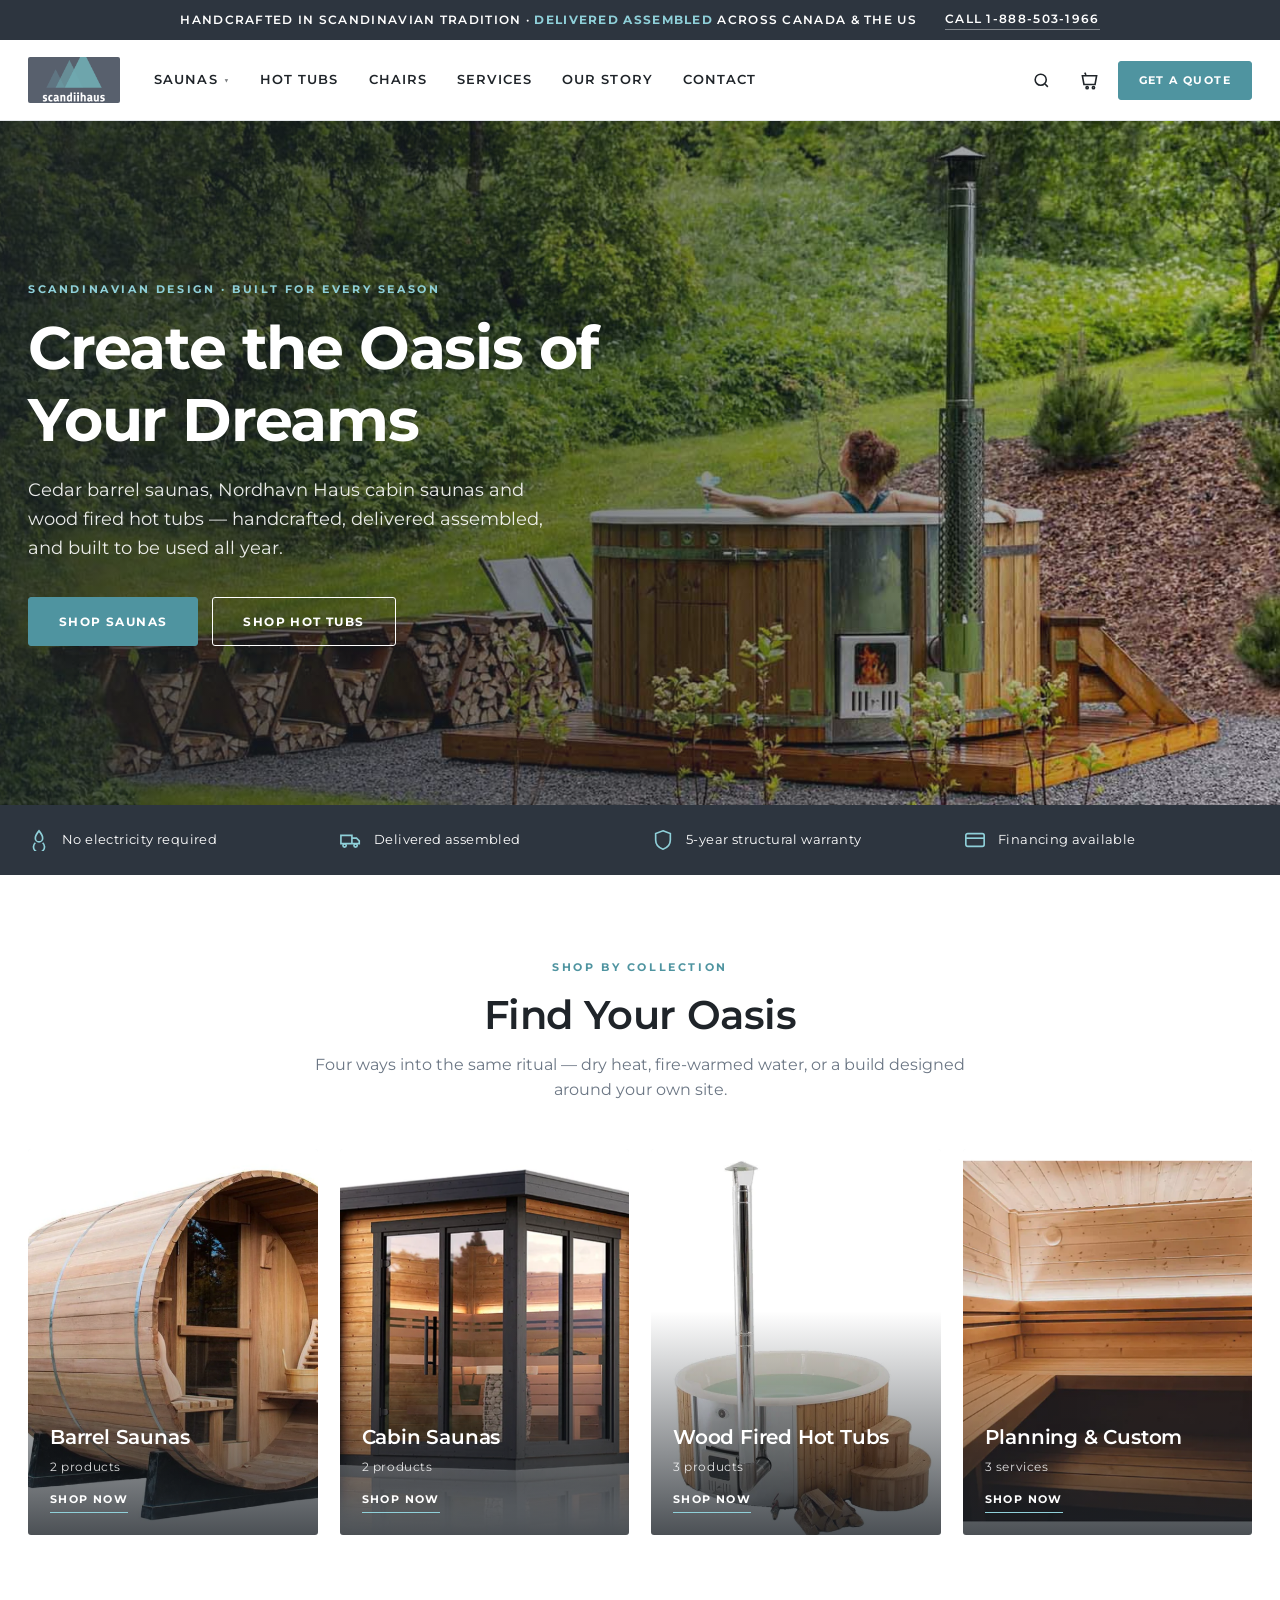
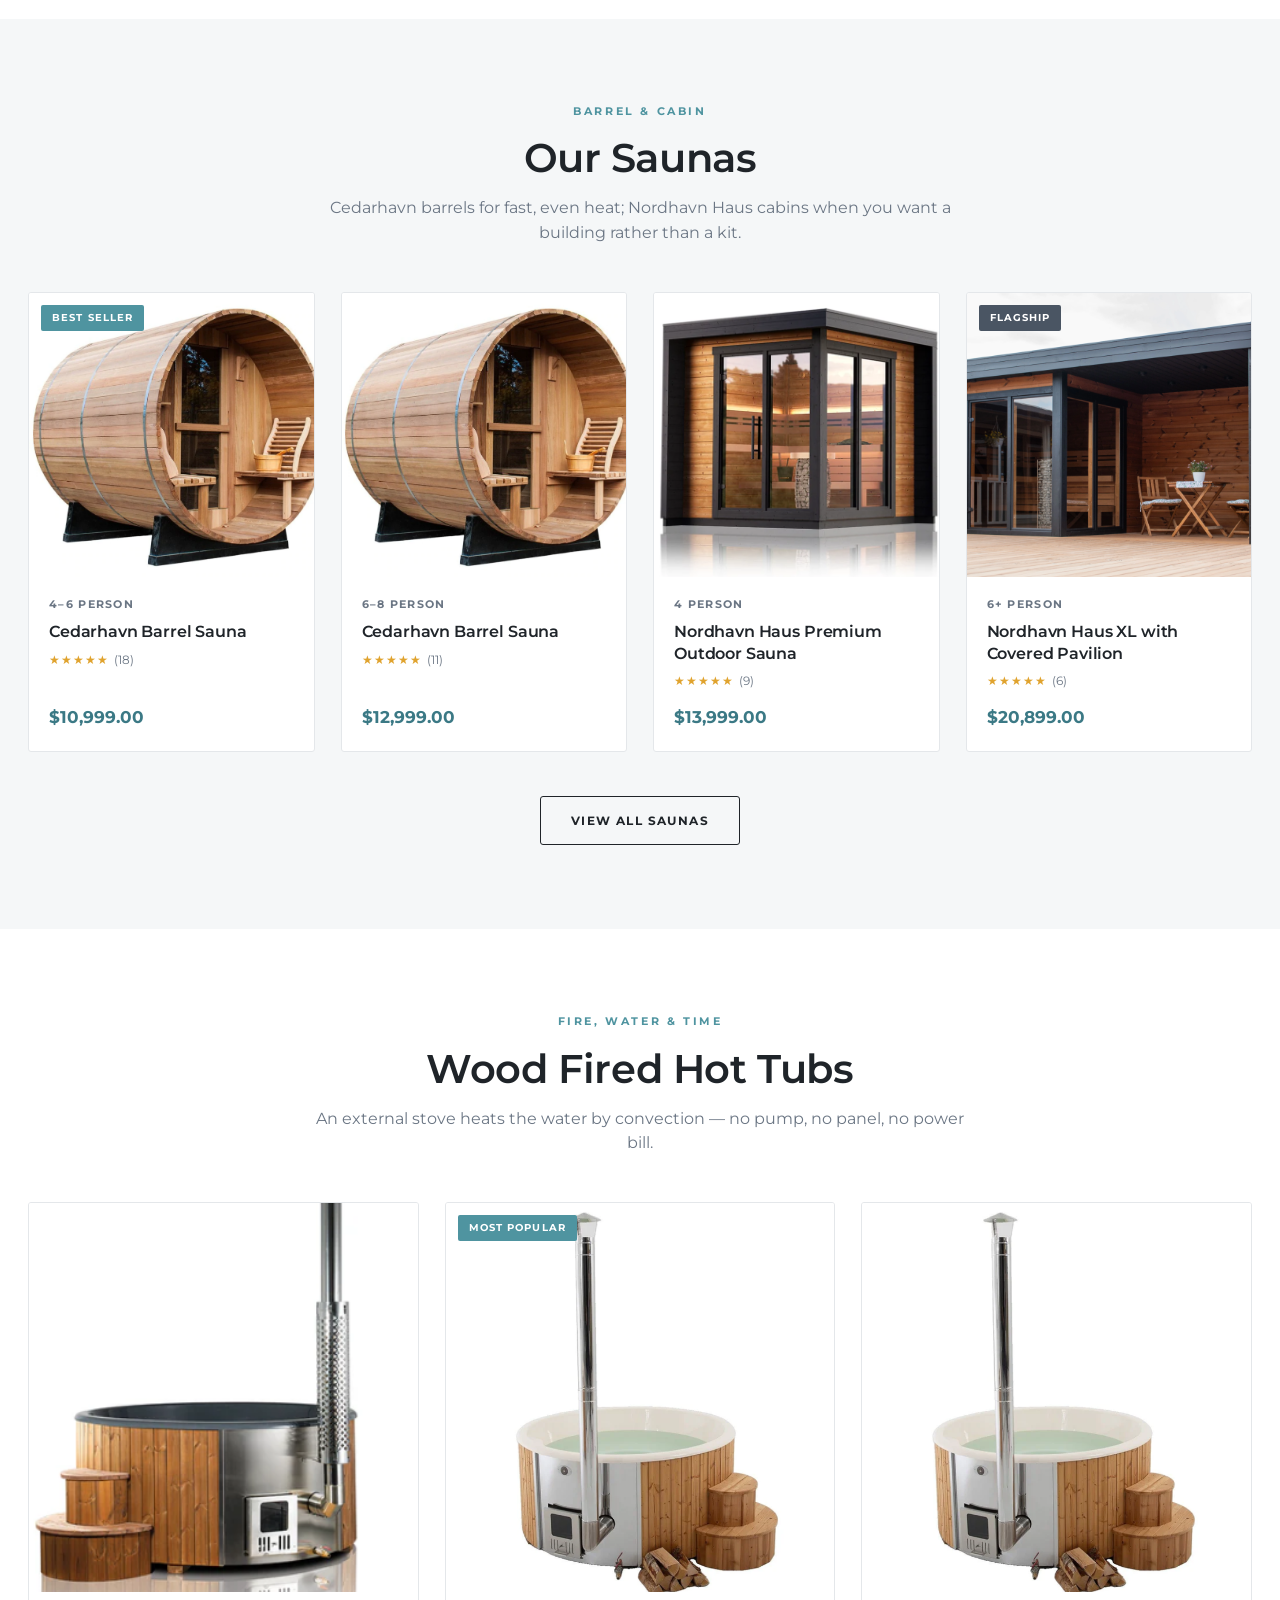
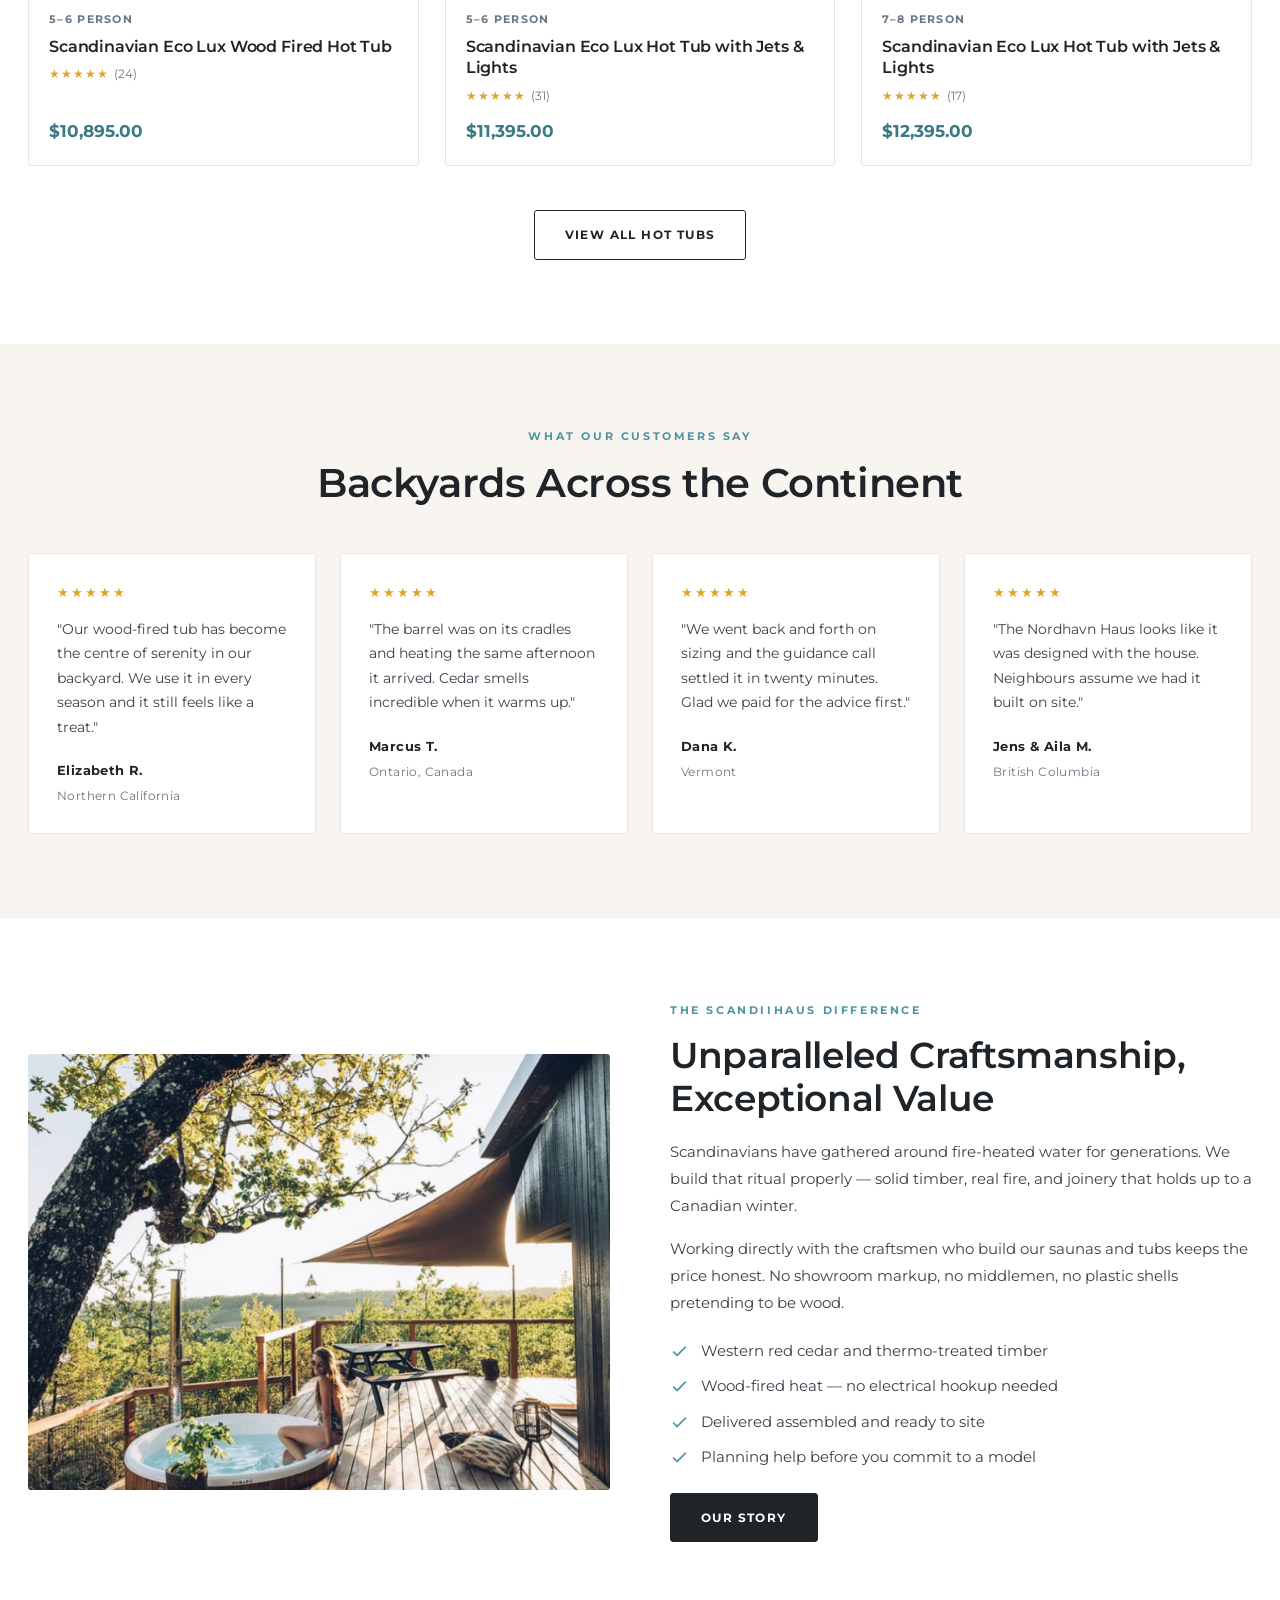
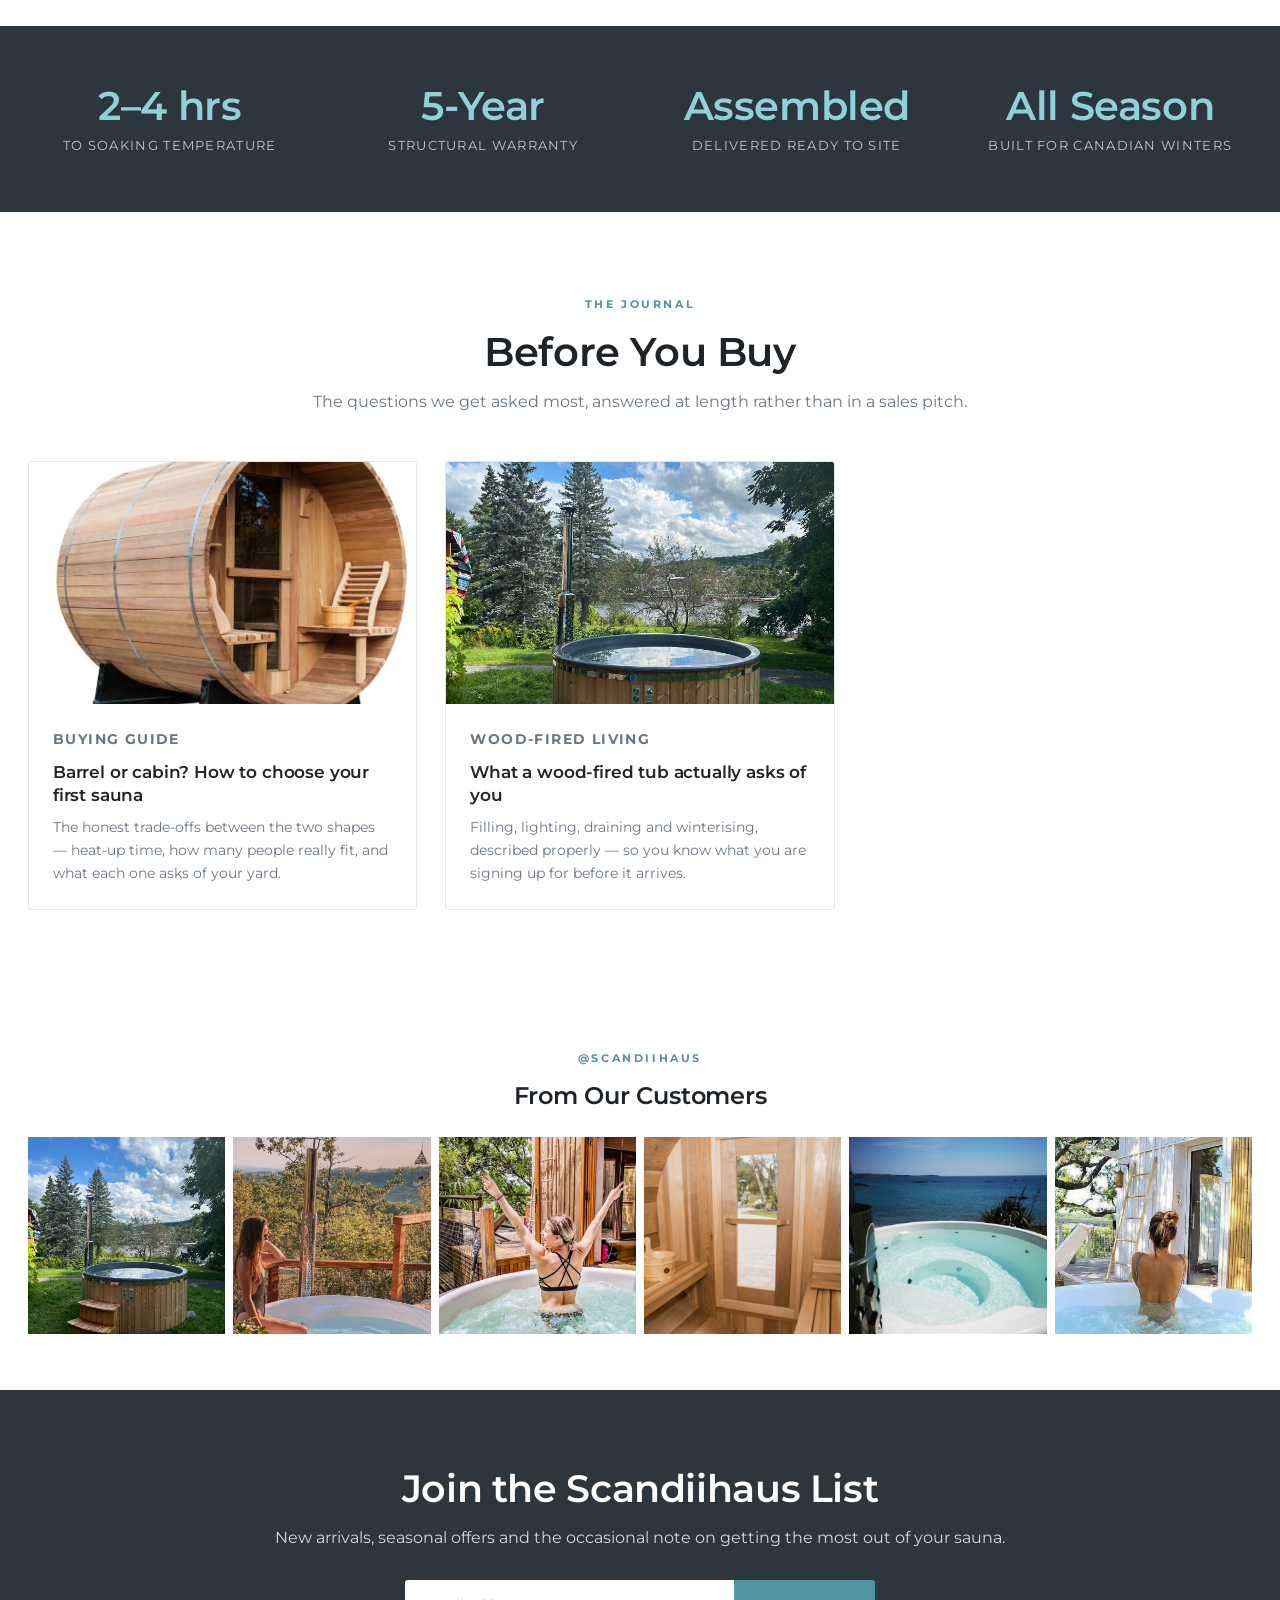
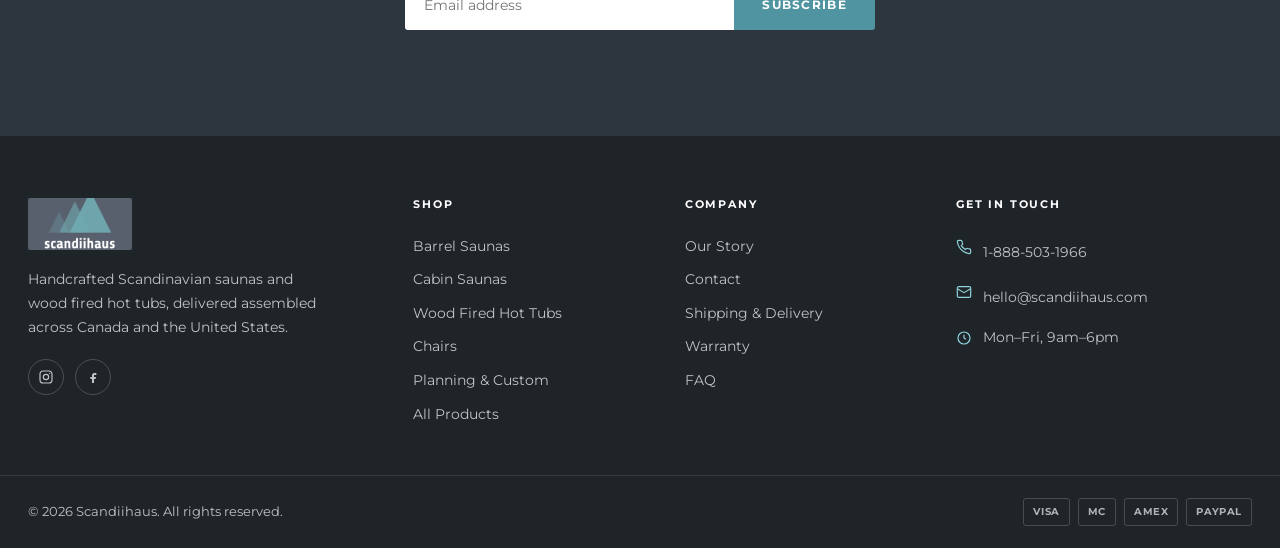
<file: index.html>
<!DOCTYPE html>
<html lang="en">
<head>
<meta charset="UTF-8">
<meta name="viewport" content="width=device-width, initial-scale=1.0">
<title>Scandiihaus | Scandinavian Barrel Saunas, Cabin Saunas &amp; Wood Fired Hot Tubs</title>
<meta name="description" content="Handcrafted Scandinavian barrel saunas, Nordhavn Haus cabin saunas and Eco Lux wood fired hot tubs. Delivered assembled across Canada and the United States.">
<link rel="preconnect" href="https://fonts.googleapis.com">
<link rel="preconnect" href="https://fonts.gstatic.com" crossorigin>
<link href="https://fonts.googleapis.com/css2?family=Montserrat:wght@300;400;500;600;700&display=swap" rel="stylesheet">
<link rel="stylesheet" href="css/style.css">
</head>
<body>

<!-- Announcement -->
<div class="announce">
  <div class="announce__inner">
    <div class="announce__track"><span>Handcrafted in Scandinavian tradition &middot; <b>Delivered assembled</b> across Canada &amp; the US</span></div>
    <a class="announce__phone" href="tel:18885031966">Call 1-888-503-1966</a>
  </div>
</div>

<!-- Header -->
<header class="header">
  <div class="header__bar">
    <button class="burger" id="burger" aria-label="Open menu">
      <svg viewBox="0 0 24 24" fill="none" stroke="currentColor" stroke-width="2"><path d="M3 6h18M3 12h18M3 18h18"/></svg>
    </button>

    <a href="index.html" class="logo"><img src="images/logo.jpg" alt="Scandiihaus"></a>

    <ul class="nav">
      <li>
        <a class="nav__link" href="shop.html?cat=barrel-saunas,cabin-saunas">Saunas <span class="caret">▼</span></a>
        <div class="mega">
          <div class="mega__col">
            <h4>Shop by Type</h4>
            <a href="shop.html?cat=barrel-saunas,cabin-saunas">All Saunas</a>
            <a href="shop.html?cat=barrel-saunas">Barrel Saunas</a>
            <a href="shop.html?cat=cabin-saunas">Cabin Saunas</a>
            <a href="shop.html?cat=chairs">Chairs</a>
            <a href="shop.html?cat=services">Custom Builds</a>
          </div>
          <div class="mega__col">
            <h4>Shop by Size</h4>
            <a href="shop.html?cat=barrel-saunas,cabin-saunas&amp;size=to-4">Up to 4 Person</a>
            <a href="shop.html?cat=barrel-saunas,cabin-saunas&amp;size=4-6">4&ndash;6 Person</a>
            <a href="shop.html?cat=barrel-saunas,cabin-saunas&amp;size=6-plus">6+ Person</a>
          </div>
          <div class="mega__col">
            <h4>Shop by Price</h4>
            <a href="shop.html?cat=barrel-saunas,cabin-saunas&amp;price=under-12000">Under $12,000</a>
            <a href="shop.html?cat=barrel-saunas,cabin-saunas&amp;price=12000-16000">$12,000 &ndash; $16,000</a>
            <a href="shop.html?cat=barrel-saunas,cabin-saunas&amp;price=16000-plus">$16,000+</a>
          </div>
          <a class="mega__promo" href="product.html?id=nordhavn-haus-xl">
            <img src="images/sauna-nordhavn-pavilion.png" alt="Nordhavn Haus XL with covered pavilion">
            <span>Nordhavn Haus XL</span>
          </a>
        </div>
      </li>
      <li><a class="nav__link" href="shop.html?cat=hot-tubs">Hot Tubs</a></li>
      <li><a class="nav__link" href="shop.html?cat=chairs">Chairs</a></li>
      <li><a class="nav__link" href="shop.html?cat=services">Services</a></li>
      <li><a class="nav__link" href="about.html">Our Story</a></li>
      <li><a class="nav__link" href="contact.html">Contact</a></li>
    </ul>

    <div class="header__actions">
      <a class="icon-btn" href="shop.html" aria-label="Browse all products">
        <svg viewBox="0 0 24 24" fill="none" stroke="currentColor" stroke-width="2"><circle cx="11" cy="11" r="7"/><path d="M20 20l-3.5-3.5"/></svg>
      </a>
      <button class="icon-btn" id="cartBtn" aria-label="Open cart">
        <svg viewBox="0 0 24 24" fill="none" stroke="currentColor" stroke-width="2"><path d="M6 2l1.5 3M3 6h18l-2 11H5L3 6z"/><circle cx="9" cy="21" r="1.4"/><circle cx="17" cy="21" r="1.4"/></svg>
        <span class="cart-count" id="cartCount">0</span>
      </button>
      <a href="contact.html" class="btn btn--teal btn--sm">Get a Quote</a>
    </div>
  </div>
</header>

<!-- Hero -->
<section class="hero">
  <div class="hero__media">
    <video autoplay muted loop playsinline poster="images/hero-wide.jpg">
      <source src="videos/hero-hot-tub.mp4" type="video/mp4">
      <img src="images/hero-wide.jpg" alt="Wood fired hot tub in a garden setting">
    </video>
  </div>
  <div class="hero__scrim"></div>
  <div class="hero__inner">
    <div class="hero__content">
      <span class="eyebrow">Scandinavian Design &middot; Built for Every Season</span>
      <h1>Create the Oasis of Your Dreams</h1>
      <p>Cedar barrel saunas, Nordhavn Haus cabin saunas and wood fired hot tubs &mdash; handcrafted, delivered assembled, and built to be used all year.</p>
      <div class="hero__cta">
        <a href="shop.html?cat=barrel-saunas,cabin-saunas" class="btn btn--teal">Shop Saunas</a>
        <a href="shop.html?cat=hot-tubs" class="btn btn--light">Shop Hot Tubs</a>
      </div>
    </div>
  </div>
</section>

<!-- USP strip -->
<section class="usp">
  <div class="usp__grid">
    <div class="usp__item">
      <svg viewBox="0 0 24 24" fill="none" stroke="currentColor" stroke-width="1.8"><path d="M12 2s4 4.5 4 8a4 4 0 01-8 0c0-3.5 4-8 4-8z"/><path d="M8 15a6 6 0 108 0"/></svg>
      No electricity required
    </div>
    <div class="usp__item">
      <svg viewBox="0 0 24 24" fill="none" stroke="currentColor" stroke-width="1.8"><path d="M1 7h12v9H1zM13 10h5l3 3v3h-8z"/><circle cx="5" cy="18" r="1.8"/><circle cx="17" cy="18" r="1.8"/></svg>
      Delivered assembled
    </div>
    <div class="usp__item">
      <svg viewBox="0 0 24 24" fill="none" stroke="currentColor" stroke-width="1.8"><path d="M12 2l8 3v7c0 5-3.5 8.5-8 10-4.5-1.5-8-5-8-10V5z"/></svg>
      5-year structural warranty
    </div>
    <div class="usp__item">
      <svg viewBox="0 0 24 24" fill="none" stroke="currentColor" stroke-width="1.8"><rect x="2" y="5" width="20" height="14" rx="2"/><path d="M2 10h20"/></svg>
      Financing available
    </div>
  </div>
</section>

<!-- Featured collections -->
<section class="section">
  <div class="container">
    <div class="section-head reveal">
      <span class="eyebrow">Shop by Collection</span>
      <h2>Find Your Oasis</h2>
      <p>Four ways into the same ritual &mdash; dry heat, fire-warmed water, or a build designed around your own site.</p>
    </div>
    <div class="collections">
      <a class="collection reveal" href="shop.html?cat=barrel-saunas">
        <img src="images/sauna-cedarhavn-barrel.png" alt="Cedarhavn barrel sauna">
        <div class="collection__label"><h3>Barrel Saunas</h3><span>2 products</span><br><em>Shop Now</em></div>
      </a>
      <a class="collection reveal" href="shop.html?cat=cabin-saunas">
        <img src="images/sauna-nordhavn-corner.png" alt="Nordhavn Haus cabin sauna">
        <div class="collection__label"><h3>Cabin Saunas</h3><span>2 products</span><br><em>Shop Now</em></div>
      </a>
      <a class="collection reveal" href="shop.html?cat=hot-tubs">
        <img src="images/hot-tub-eco-lux-white.png" alt="Scandinavian Eco Lux wood fired hot tub">
        <div class="collection__label"><h3>Wood Fired Hot Tubs</h3><span>3 products</span><br><em>Shop Now</em></div>
      </a>
      <a class="collection reveal" href="shop.html?cat=services">
        <img src="images/sauna-interior-pine.png" alt="Sauna interior with backlit benches">
        <div class="collection__label"><h3>Planning &amp; Custom</h3><span>3 services</span><br><em>Shop Now</em></div>
      </a>
    </div>
  </div>
</section>

<!-- Saunas -->
<section class="section bg-mist">
  <div class="container">
    <div class="section-head reveal">
      <span class="eyebrow">Barrel &amp; Cabin</span>
      <h2>Our Saunas</h2>
      <p>Cedarhavn barrels for fast, even heat; Nordhavn Haus cabins when you want a building rather than a kit.</p>
    </div>
    <div class="product-grid" id="saunaGrid"></div>
    <div style="text-align:center;margin-top:44px;">
      <a href="shop.html?cat=barrel-saunas,cabin-saunas" class="btn btn--outline">View All Saunas</a>
    </div>
  </div>
</section>

<!-- Hot tubs -->
<section class="section">
  <div class="container">
    <div class="section-head reveal">
      <span class="eyebrow">Fire, Water &amp; Time</span>
      <h2>Wood Fired Hot Tubs</h2>
      <p>An external stove heats the water by convection &mdash; no pump, no panel, no power bill.</p>
    </div>
    <div class="product-grid product-grid--3" id="tubGrid"></div>
    <div style="text-align:center;margin-top:44px;">
      <a href="shop.html?cat=hot-tubs" class="btn btn--outline">View All Hot Tubs</a>
    </div>
  </div>
</section>

<!-- Testimonials -->
<section class="section bg-sand">
  <div class="container">
    <div class="section-head reveal">
      <span class="eyebrow">What Our Customers Say</span>
      <h2>Backyards Across the Continent</h2>
    </div>
    <div class="testimonials">
      <div class="quote-card reveal">
        <div class="stars">★★★★★</div>
        <p>"Our wood-fired tub has become the centre of serenity in our backyard. We use it in every season and it still feels like a treat."</p>
        <cite>Elizabeth R.<span>Northern California</span></cite>
      </div>
      <div class="quote-card reveal">
        <div class="stars">★★★★★</div>
        <p>"The barrel was on its cradles and heating the same afternoon it arrived. Cedar smells incredible when it warms up."</p>
        <cite>Marcus T.<span>Ontario, Canada</span></cite>
      </div>
      <div class="quote-card reveal">
        <div class="stars">★★★★★</div>
        <p>"We went back and forth on sizing and the guidance call settled it in twenty minutes. Glad we paid for the advice first."</p>
        <cite>Dana K.<span>Vermont</span></cite>
      </div>
      <div class="quote-card reveal">
        <div class="stars">★★★★★</div>
        <p>"The Nordhavn Haus looks like it was designed with the house. Neighbours assume we had it built on site."</p>
        <cite>Jens &amp; Aila M.<span>British Columbia</span></cite>
      </div>
    </div>
  </div>
</section>

<!-- Philosophy -->
<section class="section">
  <div class="container">
    <div class="split">
      <div class="split__media reveal"><img src="images/hot-tub-deck-cabin.jpg" alt="Hot tub on a timber deck beside a cabin"></div>
      <div class="reveal">
        <span class="eyebrow">The Scandiihaus Difference</span>
        <h2>Unparalleled Craftsmanship, Exceptional Value</h2>
        <p>Scandinavians have gathered around fire-heated water for generations. We build that ritual properly &mdash; solid timber, real fire, and joinery that holds up to a Canadian winter.</p>
        <p>Working directly with the craftsmen who build our saunas and tubs keeps the price honest. No showroom markup, no middlemen, no plastic shells pretending to be wood.</p>
        <ul class="ticks">
          <li><svg viewBox="0 0 24 24" fill="none" stroke="currentColor" stroke-width="2.2"><path d="M20 6L9 17l-5-5"/></svg> Western red cedar and thermo-treated timber</li>
          <li><svg viewBox="0 0 24 24" fill="none" stroke="currentColor" stroke-width="2.2"><path d="M20 6L9 17l-5-5"/></svg> Wood-fired heat &mdash; no electrical hookup needed</li>
          <li><svg viewBox="0 0 24 24" fill="none" stroke="currentColor" stroke-width="2.2"><path d="M20 6L9 17l-5-5"/></svg> Delivered assembled and ready to site</li>
          <li><svg viewBox="0 0 24 24" fill="none" stroke="currentColor" stroke-width="2.2"><path d="M20 6L9 17l-5-5"/></svg> Planning help before you commit to a model</li>
        </ul>
        <a href="about.html" class="btn btn--ink">Our Story</a>
      </div>
    </div>
  </div>
</section>

<!-- Stats -->
<section class="section section--tight bg-slate">
  <div class="container">
    <div class="stats">
      <div class="reveal"><h3>2&ndash;4 hrs</h3><p>To soaking temperature</p></div>
      <div class="reveal"><h3>5-Year</h3><p>Structural warranty</p></div>
      <div class="reveal"><h3>Assembled</h3><p>Delivered ready to site</p></div>
      <div class="reveal"><h3>All Season</h3><p>Built for Canadian winters</p></div>
    </div>
  </div>
</section>

<!-- Journal -->
<section class="section">
  <div class="container">
    <div class="section-head reveal">
      <span class="eyebrow">The Journal</span>
      <h2>Before You Buy</h2>
      <p>The questions we get asked most, answered at length rather than in a sales pitch.</p>
    </div>
    <div class="posts" id="postGrid"></div>
  </div>
</section>

<!-- Gallery strip -->
<section class="section section--tight">
  <div class="container">
    <div class="section-head reveal" style="margin-bottom:26px;">
      <span class="eyebrow">@scandiihaus</span>
      <h2 style="font-size:24px;">From Our Customers</h2>
    </div>
    <div class="strip">
      <a href="https://www.instagram.com/scandiihaus" target="_blank" rel="noopener"><img src="images/hot-tub-lake.jpg" alt="Wood fired hot tub beside a lake" loading="lazy"></a>
      <a href="https://www.instagram.com/scandiihaus" target="_blank" rel="noopener"><img src="images/hot-tub-sunset.jpg" alt="Hot tub at sunset" loading="lazy"></a>
      <a href="https://www.instagram.com/scandiihaus" target="_blank" rel="noopener"><img src="images/hot-tub-joy.jpg" alt="Guest enjoying a wood fired hot tub" loading="lazy"></a>
      <a href="https://www.instagram.com/scandiihaus" target="_blank" rel="noopener"><img src="images/sauna-interior-barrel.png" alt="Cedar barrel sauna interior" loading="lazy"></a>
      <a href="https://www.instagram.com/scandiihaus" target="_blank" rel="noopener"><img src="images/hot-tub-ocean.png" alt="Hot tub overlooking the ocean" loading="lazy"></a>
      <a href="https://www.instagram.com/scandiihaus" target="_blank" rel="noopener"><img src="images/hot-tub-cabin-view.jpg" alt="Hot tub beside a white cabin" loading="lazy"></a>
    </div>
  </div>
</section>

<!-- Newsletter -->
<section class="cta">
  <h2>Join the Scandiihaus List</h2>
  <p>New arrivals, seasonal offers and the occasional note on getting the most out of your sauna.</p>
  <form class="subscribe" data-fake-submit>
    <input type="email" placeholder="Email address" required aria-label="Email address">
    <button type="submit">Subscribe</button>
  </form>
  <p data-note style="margin-top:14px;font-size:13.5px;"></p>
</section>

<!-- Footer -->
<footer class="footer">
  <div class="footer__top">
    <div class="footer__brand">
      <img src="images/logo.jpg" alt="Scandiihaus">
      <p>Handcrafted Scandinavian saunas and wood fired hot tubs, delivered assembled across Canada and the United States.</p>
      <div class="socials">
        <a href="https://www.instagram.com/scandiihaus" target="_blank" rel="noopener" aria-label="Instagram">
          <svg viewBox="0 0 24 24" fill="none" stroke="currentColor" stroke-width="1.8"><rect x="3" y="3" width="18" height="18" rx="5"/><circle cx="12" cy="12" r="4"/><circle cx="17.5" cy="6.5" r="1" fill="currentColor" stroke="none"/></svg>
        </a>
        <a href="https://www.facebook.com/scandiihaus" target="_blank" rel="noopener" aria-label="Facebook">
          <svg viewBox="0 0 24 24" fill="currentColor"><path d="M14 9h3V6h-3c-2 0-3.5 1.5-3.5 3.5V12H8v3h2.5v6h3v-6H16l.5-3h-3V9.5c0-.3.2-.5.5-.5z"/></svg>
        </a>
      </div>
    </div>

    <div class="footer__col">
      <h4>Shop</h4>
      <a href="shop.html?cat=barrel-saunas">Barrel Saunas</a>
      <a href="shop.html?cat=cabin-saunas">Cabin Saunas</a>
      <a href="shop.html?cat=hot-tubs">Wood Fired Hot Tubs</a>
      <a href="shop.html?cat=chairs">Chairs</a>
      <a href="shop.html?cat=services">Planning &amp; Custom</a>
      <a href="shop.html">All Products</a>
    </div>

    <div class="footer__col">
      <h4>Company</h4>
      <a href="about.html">Our Story</a>
      <a href="contact.html">Contact</a>
      <a href="contact.html">Shipping &amp; Delivery</a>
      <a href="contact.html">Warranty</a>
      <a href="contact.html">FAQ</a>
    </div>

    <div class="footer__col">
      <h4>Get In Touch</h4>
      <ul class="footer__contact">
        <li>
          <svg viewBox="0 0 24 24" fill="none" stroke="currentColor" stroke-width="1.8"><path d="M22 16.9v3a2 2 0 01-2.2 2 19.8 19.8 0 01-8.6-3.1 19.5 19.5 0 01-6-6A19.8 19.8 0 012.1 4.2 2 2 0 014.1 2h3a2 2 0 012 1.7c.1 1 .4 1.9.7 2.8a2 2 0 01-.5 2.1L8.1 9.9a16 16 0 006 6l1.3-1.2a2 2 0 012.1-.5c.9.3 1.8.6 2.8.7a2 2 0 011.7 2z"/></svg>
          <a href="tel:18885031966">1-888-503-1966</a>
        </li>
        <li>
          <svg viewBox="0 0 24 24" fill="none" stroke="currentColor" stroke-width="1.8"><rect x="2" y="4" width="20" height="16" rx="2"/><path d="M2 7l10 6 10-6"/></svg>
          <a href="mailto:hello@scandiihaus.com">hello@scandiihaus.com</a>
        </li>
        <li>
          <svg viewBox="0 0 24 24" fill="none" stroke="currentColor" stroke-width="1.8"><circle cx="12" cy="12" r="9"/><path d="M12 7v5l3 2"/></svg>
          Mon&ndash;Fri, 9am&ndash;6pm
        </li>
      </ul>
    </div>
  </div>

  <div class="footer__bottom">
    <div class="footer__bottom-in">
      <p>&copy; 2026 Scandiihaus. All rights reserved.</p>
      <div class="pay"><span>VISA</span><span>MC</span><span>AMEX</span><span>PAYPAL</span></div>
    </div>
  </div>
</footer>

<!-- Overlays -->
<div class="scrim" id="scrim"></div>

<nav class="mobile-nav" id="mobileNav">
  <div class="mobile-nav__head">
    <img src="images/logo.jpg" alt="Scandiihaus">
    <button class="drawer__close" id="mobileClose" aria-label="Close menu">&times;</button>
  </div>
  <a class="m-link" href="shop.html?cat=barrel-saunas,cabin-saunas">Saunas</a>
  <a class="m-link" href="shop.html?cat=hot-tubs">Hot Tubs</a>
  <a class="m-link" href="shop.html?cat=chairs">Chairs</a>
  <a class="m-link" href="shop.html?cat=services">Services</a>
  <a class="m-link" href="about.html">Our Story</a>
  <a class="m-link" href="contact.html">Contact</a>
  <h5>Shop by Type</h5>
  <a class="m-sub" href="shop.html?cat=barrel-saunas">Barrel Saunas</a>
  <a class="m-sub" href="shop.html?cat=cabin-saunas">Cabin Saunas</a>
  <a class="m-sub" href="shop.html?cat=hot-tubs">Wood Fired Hot Tubs</a>
  <h5>Shop by Size</h5>
  <a class="m-sub" href="shop.html?cat=barrel-saunas,cabin-saunas&amp;size=to-4">Up to 4 Person</a>
  <a class="m-sub" href="shop.html?cat=barrel-saunas,cabin-saunas&amp;size=4-6">4&ndash;6 Person</a>
  <a class="m-sub" href="shop.html?cat=barrel-saunas,cabin-saunas&amp;size=6-plus">6+ Person</a>
</nav>

<aside class="drawer" id="drawer">
  <div class="drawer__head">
    <h3>Your Cart</h3>
    <button class="drawer__close" id="drawerClose" aria-label="Close cart">&times;</button>
  </div>
  <div class="drawer__body" id="drawerBody"></div>
  <div class="drawer__foot">
    <div class="drawer__total"><span>Subtotal</span><span id="drawerTotal">$0.00</span></div>
    <button class="btn btn--teal btn--block" id="checkoutBtn">Request Checkout</button>
  </div>
</aside>

<button class="to-top" id="toTop" aria-label="Back to top">
  <svg viewBox="0 0 24 24" fill="none" stroke="currentColor" stroke-width="2"><path d="M12 19V5M5 12l7-7 7 7"/></svg>
</button>

<script src="js/main.js"></script>
<script>
renderInto('saunaGrid', PRODUCTS.filter(p => p.category === 'barrel-saunas' || p.category === 'cabin-saunas'));
renderInto('tubGrid', PRODUCTS.filter(p => p.category === 'hot-tubs'));

document.getElementById('postGrid').innerHTML = POSTS.map(post => `
  <a class="post reveal" href="#">
    <div class="post__media"><img src="${post.image}" alt="${esc(post.title)}" loading="lazy"></div>
    <div class="post__body">
      <p class="post__meta">${post.tag}</p>
      <h3>${esc(post.title)}</h3>
      <p>${esc(post.excerpt)}</p>
    </div>
  </a>`).join('');
</script>
</body>
</html>
</file>
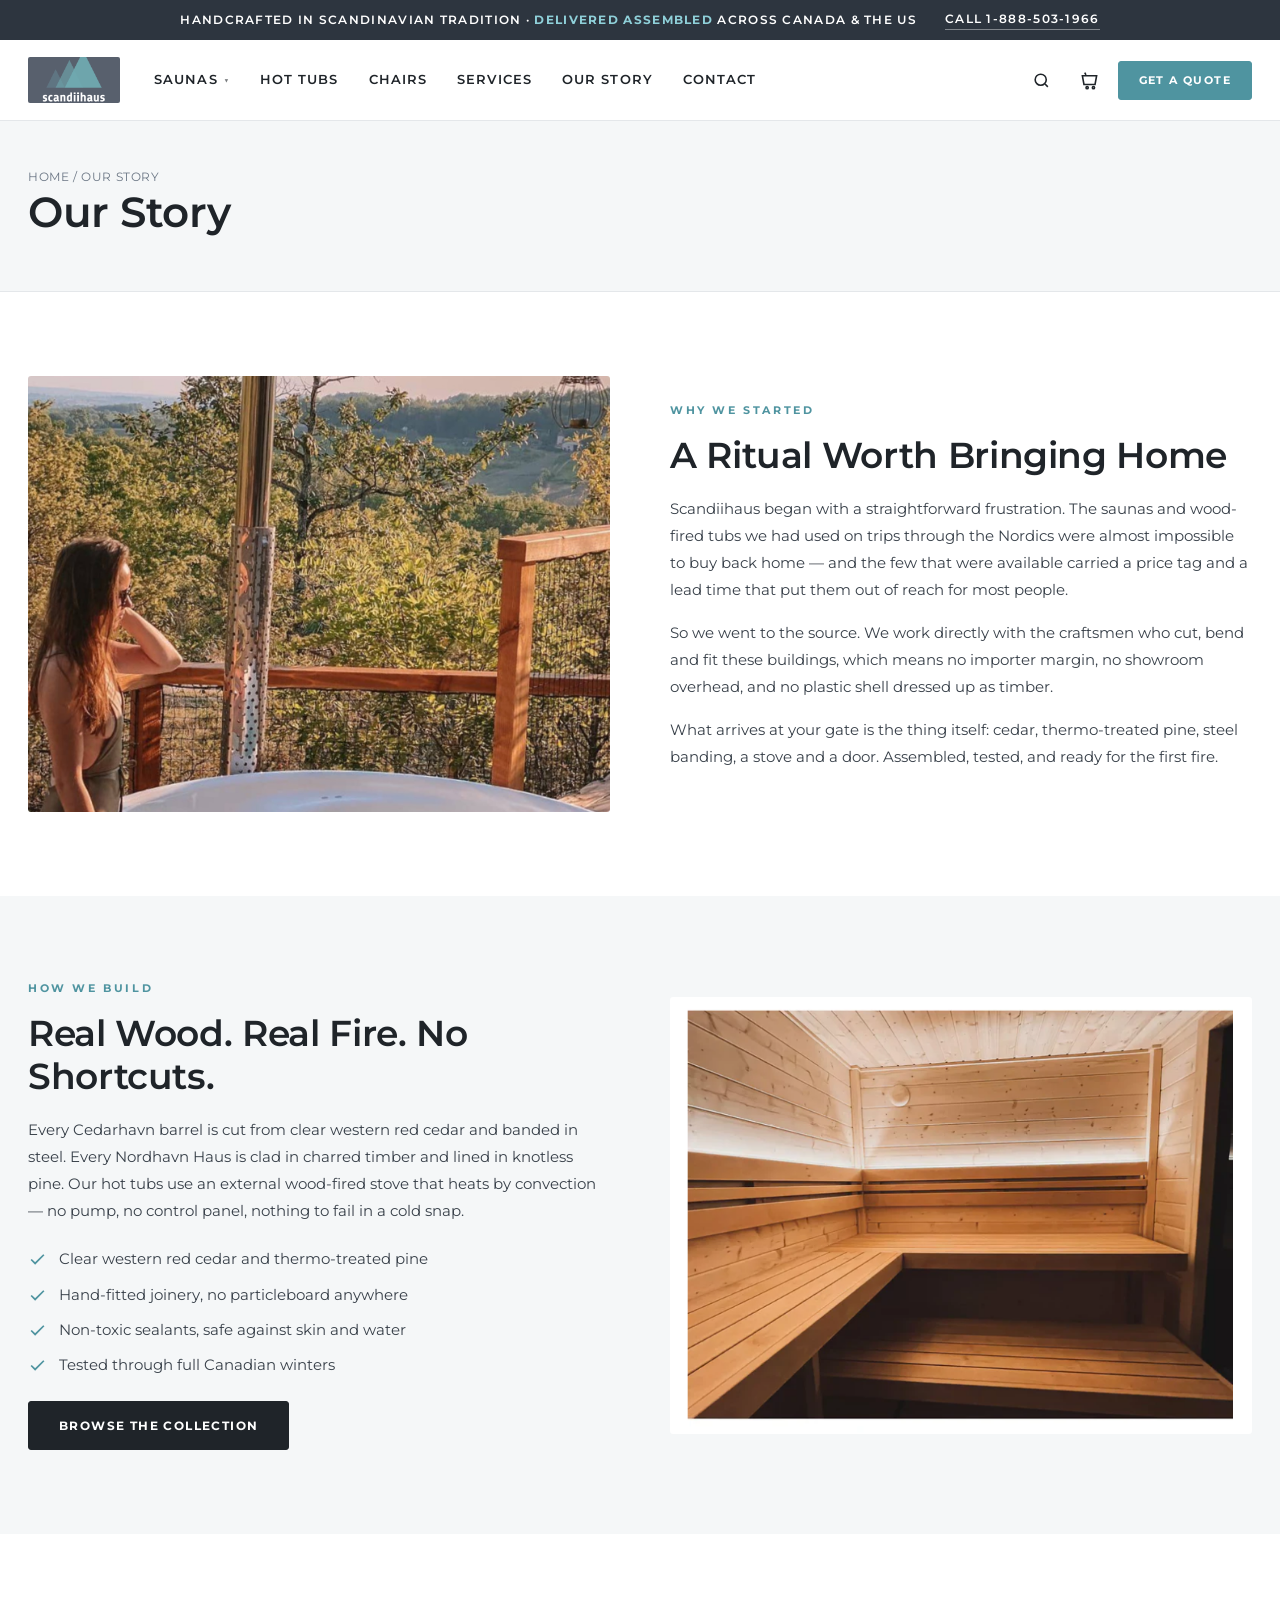
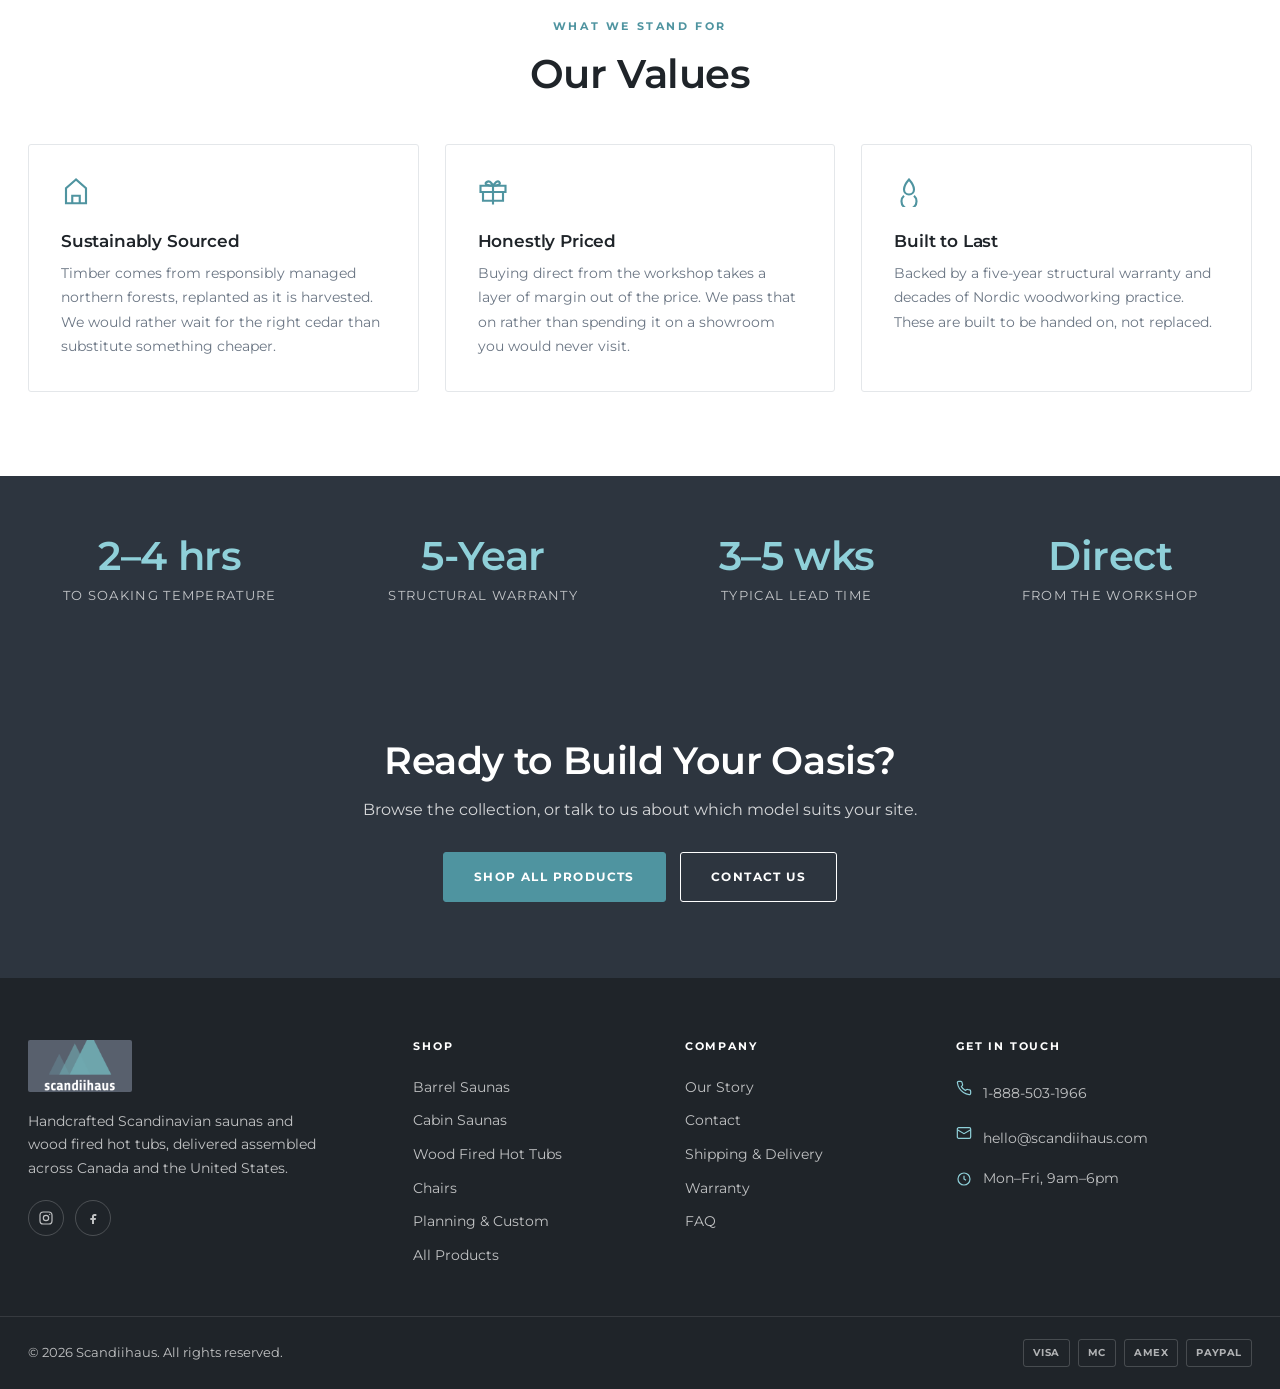
<file: about.html>
<!DOCTYPE html>
<html lang="en">
<head>
<meta charset="UTF-8">
<meta name="viewport" content="width=device-width, initial-scale=1.0">
<title>Our Story | Scandiihaus</title>
<meta name="description" content="Why Scandiihaus builds Scandinavian barrel saunas, cabin saunas and wood fired hot tubs — and how we keep them honestly priced.">
<link rel="preconnect" href="https://fonts.googleapis.com">
<link rel="preconnect" href="https://fonts.gstatic.com" crossorigin>
<link href="https://fonts.googleapis.com/css2?family=Montserrat:wght@300;400;500;600;700&display=swap" rel="stylesheet">
<link rel="stylesheet" href="css/style.css">
</head>
<body>

<div class="announce">
  <div class="announce__inner">
    <div class="announce__track"><span>Handcrafted in Scandinavian tradition &middot; <b>Delivered assembled</b> across Canada &amp; the US</span></div>
    <a class="announce__phone" href="tel:18885031966">Call 1-888-503-1966</a>
  </div>
</div>

<header class="header">
  <div class="header__bar">
    <button class="burger" id="burger" aria-label="Open menu">
      <svg viewBox="0 0 24 24" fill="none" stroke="currentColor" stroke-width="2"><path d="M3 6h18M3 12h18M3 18h18"/></svg>
    </button>
    <a href="index.html" class="logo"><img src="images/logo.jpg" alt="Scandiihaus"></a>
    <ul class="nav">
      <li>
        <a class="nav__link" href="shop.html?cat=barrel-saunas,cabin-saunas">Saunas <span class="caret">▼</span></a>
        <div class="mega">
          <div class="mega__col">
            <h4>Shop by Type</h4>
            <a href="shop.html?cat=barrel-saunas,cabin-saunas">All Saunas</a>
            <a href="shop.html?cat=barrel-saunas">Barrel Saunas</a>
            <a href="shop.html?cat=cabin-saunas">Cabin Saunas</a>
            <a href="shop.html?cat=chairs">Chairs</a>
            <a href="shop.html?cat=services">Custom Builds</a>
          </div>
          <div class="mega__col">
            <h4>Shop by Size</h4>
            <a href="shop.html?cat=barrel-saunas,cabin-saunas&amp;size=to-4">Up to 4 Person</a>
            <a href="shop.html?cat=barrel-saunas,cabin-saunas&amp;size=4-6">4&ndash;6 Person</a>
            <a href="shop.html?cat=barrel-saunas,cabin-saunas&amp;size=6-plus">6+ Person</a>
          </div>
          <div class="mega__col">
            <h4>Shop by Price</h4>
            <a href="shop.html?cat=barrel-saunas,cabin-saunas&amp;price=under-12000">Under $12,000</a>
            <a href="shop.html?cat=barrel-saunas,cabin-saunas&amp;price=12000-16000">$12,000 &ndash; $16,000</a>
            <a href="shop.html?cat=barrel-saunas,cabin-saunas&amp;price=16000-plus">$16,000+</a>
          </div>
          <a class="mega__promo" href="product.html?id=nordhavn-haus-xl">
            <img src="images/sauna-nordhavn-pavilion.png" alt="Nordhavn Haus XL with covered pavilion">
            <span>Nordhavn Haus XL</span>
          </a>
        </div>
      </li>
      <li><a class="nav__link" href="shop.html?cat=hot-tubs">Hot Tubs</a></li>
      <li><a class="nav__link" href="shop.html?cat=chairs">Chairs</a></li>
      <li><a class="nav__link" href="shop.html?cat=services">Services</a></li>
      <li><a class="nav__link" href="about.html">Our Story</a></li>
      <li><a class="nav__link" href="contact.html">Contact</a></li>
    </ul>
    <div class="header__actions">
      <a class="icon-btn" href="shop.html" aria-label="Browse all products">
        <svg viewBox="0 0 24 24" fill="none" stroke="currentColor" stroke-width="2"><circle cx="11" cy="11" r="7"/><path d="M20 20l-3.5-3.5"/></svg>
      </a>
      <button class="icon-btn" id="cartBtn" aria-label="Open cart">
        <svg viewBox="0 0 24 24" fill="none" stroke="currentColor" stroke-width="2"><path d="M6 2l1.5 3M3 6h18l-2 11H5L3 6z"/><circle cx="9" cy="21" r="1.4"/><circle cx="17" cy="21" r="1.4"/></svg>
        <span class="cart-count" id="cartCount">0</span>
      </button>
      <a href="contact.html" class="btn btn--teal btn--sm">Get a Quote</a>
    </div>
  </div>
</header>

<div class="page-head">
  <div class="container">
    <p class="crumbs"><a href="index.html">Home</a> / Our Story</p>
    <h1>Our Story</h1>
  </div>
</div>

<section class="section">
  <div class="container">
    <div class="split">
      <div class="split__media reveal"><img src="images/hot-tub-sunset.jpg" alt="Wood fired hot tub overlooking rolling hills at sunset"></div>
      <div class="reveal">
        <span class="eyebrow">Why We Started</span>
        <h2>A Ritual Worth Bringing Home</h2>
        <p>Scandiihaus began with a straightforward frustration. The saunas and wood-fired tubs we had used on trips through the Nordics were almost impossible to buy back home &mdash; and the few that were available carried a price tag and a lead time that put them out of reach for most people.</p>
        <p>So we went to the source. We work directly with the craftsmen who cut, bend and fit these buildings, which means no importer margin, no showroom overhead, and no plastic shell dressed up as timber.</p>
        <p>What arrives at your gate is the thing itself: cedar, thermo-treated pine, steel banding, a stove and a door. Assembled, tested, and ready for the first fire.</p>
      </div>
    </div>
  </div>
</section>

<section class="section bg-mist">
  <div class="container">
    <div class="split split--flip">
      <div class="split__media reveal"><img src="images/sauna-interior-pine.png" alt="Sauna interior with tiered benches and backlighting"></div>
      <div class="reveal">
        <span class="eyebrow">How We Build</span>
        <h2>Real Wood. Real Fire. No Shortcuts.</h2>
        <p>Every Cedarhavn barrel is cut from clear western red cedar and banded in steel. Every Nordhavn Haus is clad in charred timber and lined in knotless pine. Our hot tubs use an external wood-fired stove that heats by convection &mdash; no pump, no control panel, nothing to fail in a cold snap.</p>
        <ul class="ticks">
          <li><svg viewBox="0 0 24 24" fill="none" stroke="currentColor" stroke-width="2.2"><path d="M20 6L9 17l-5-5"/></svg> Clear western red cedar and thermo-treated pine</li>
          <li><svg viewBox="0 0 24 24" fill="none" stroke="currentColor" stroke-width="2.2"><path d="M20 6L9 17l-5-5"/></svg> Hand-fitted joinery, no particleboard anywhere</li>
          <li><svg viewBox="0 0 24 24" fill="none" stroke="currentColor" stroke-width="2.2"><path d="M20 6L9 17l-5-5"/></svg> Non-toxic sealants, safe against skin and water</li>
          <li><svg viewBox="0 0 24 24" fill="none" stroke="currentColor" stroke-width="2.2"><path d="M20 6L9 17l-5-5"/></svg> Tested through full Canadian winters</li>
        </ul>
        <a href="shop.html" class="btn btn--ink">Browse the Collection</a>
      </div>
    </div>
  </div>
</section>

<section class="section">
  <div class="container">
    <div class="section-head reveal">
      <span class="eyebrow">What We Stand For</span>
      <h2>Our Values</h2>
    </div>
    <div class="values">
      <div class="value reveal">
        <svg viewBox="0 0 24 24" fill="none" stroke="currentColor" stroke-width="1.7"><path d="M12 2L4 9v12h16V9z"/><path d="M9 21v-6h6v6"/></svg>
        <h3>Sustainably Sourced</h3>
        <p>Timber comes from responsibly managed northern forests, replanted as it is harvested. We would rather wait for the right cedar than substitute something cheaper.</p>
      </div>
      <div class="value reveal">
        <svg viewBox="0 0 24 24" fill="none" stroke="currentColor" stroke-width="1.7"><path d="M20 12v7H4v-7"/><path d="M2 7h20v5H2z"/><path d="M12 22V7M12 7S10 2 7 4s2 3 5 3 7-1 5-3-5 3-5 3z"/></svg>
        <h3>Honestly Priced</h3>
        <p>Buying direct from the workshop takes a layer of margin out of the price. We pass that on rather than spending it on a showroom you would never visit.</p>
      </div>
      <div class="value reveal">
        <svg viewBox="0 0 24 24" fill="none" stroke="currentColor" stroke-width="1.7"><path d="M12 2s4 4.5 4 8a4 4 0 01-8 0c0-3.5 4-8 4-8z"/><path d="M8 15a6 6 0 108 0"/></svg>
        <h3>Built to Last</h3>
        <p>Backed by a five-year structural warranty and decades of Nordic woodworking practice. These are built to be handed on, not replaced.</p>
      </div>
    </div>
  </div>
</section>

<section class="section section--tight bg-slate">
  <div class="container">
    <div class="stats">
      <div class="reveal"><h3>2&ndash;4 hrs</h3><p>To soaking temperature</p></div>
      <div class="reveal"><h3>5-Year</h3><p>Structural warranty</p></div>
      <div class="reveal"><h3>3&ndash;5 wks</h3><p>Typical lead time</p></div>
      <div class="reveal"><h3>Direct</h3><p>From the workshop</p></div>
    </div>
  </div>
</section>

<section class="cta">
  <h2>Ready to Build Your Oasis?</h2>
  <p>Browse the collection, or talk to us about which model suits your site.</p>
  <div style="display:flex;gap:14px;justify-content:center;flex-wrap:wrap;">
    <a href="shop.html" class="btn btn--teal">Shop All Products</a>
    <a href="contact.html" class="btn btn--light">Contact Us</a>
  </div>
</section>

<footer class="footer">
  <div class="footer__top">
    <div class="footer__brand">
      <img src="images/logo.jpg" alt="Scandiihaus">
      <p>Handcrafted Scandinavian saunas and wood fired hot tubs, delivered assembled across Canada and the United States.</p>
      <div class="socials">
        <a href="https://www.instagram.com/scandiihaus" target="_blank" rel="noopener" aria-label="Instagram">
          <svg viewBox="0 0 24 24" fill="none" stroke="currentColor" stroke-width="1.8"><rect x="3" y="3" width="18" height="18" rx="5"/><circle cx="12" cy="12" r="4"/><circle cx="17.5" cy="6.5" r="1" fill="currentColor" stroke="none"/></svg>
        </a>
        <a href="https://www.facebook.com/scandiihaus" target="_blank" rel="noopener" aria-label="Facebook">
          <svg viewBox="0 0 24 24" fill="currentColor"><path d="M14 9h3V6h-3c-2 0-3.5 1.5-3.5 3.5V12H8v3h2.5v6h3v-6H16l.5-3h-3V9.5c0-.3.2-.5.5-.5z"/></svg>
        </a>
      </div>
    </div>
    <div class="footer__col">
      <h4>Shop</h4>
      <a href="shop.html?cat=barrel-saunas">Barrel Saunas</a>
      <a href="shop.html?cat=cabin-saunas">Cabin Saunas</a>
      <a href="shop.html?cat=hot-tubs">Wood Fired Hot Tubs</a>
      <a href="shop.html?cat=chairs">Chairs</a>
      <a href="shop.html?cat=services">Planning &amp; Custom</a>
      <a href="shop.html">All Products</a>
    </div>
    <div class="footer__col">
      <h4>Company</h4>
      <a href="about.html">Our Story</a>
      <a href="contact.html">Contact</a>
      <a href="contact.html">Shipping &amp; Delivery</a>
      <a href="contact.html">Warranty</a>
      <a href="contact.html">FAQ</a>
    </div>
    <div class="footer__col">
      <h4>Get In Touch</h4>
      <ul class="footer__contact">
        <li>
          <svg viewBox="0 0 24 24" fill="none" stroke="currentColor" stroke-width="1.8"><path d="M22 16.9v3a2 2 0 01-2.2 2 19.8 19.8 0 01-8.6-3.1 19.5 19.5 0 01-6-6A19.8 19.8 0 012.1 4.2 2 2 0 014.1 2h3a2 2 0 012 1.7c.1 1 .4 1.9.7 2.8a2 2 0 01-.5 2.1L8.1 9.9a16 16 0 006 6l1.3-1.2a2 2 0 012.1-.5c.9.3 1.8.6 2.8.7a2 2 0 011.7 2z"/></svg>
          <a href="tel:18885031966">1-888-503-1966</a>
        </li>
        <li>
          <svg viewBox="0 0 24 24" fill="none" stroke="currentColor" stroke-width="1.8"><rect x="2" y="4" width="20" height="16" rx="2"/><path d="M2 7l10 6 10-6"/></svg>
          <a href="mailto:hello@scandiihaus.com">hello@scandiihaus.com</a>
        </li>
        <li>
          <svg viewBox="0 0 24 24" fill="none" stroke="currentColor" stroke-width="1.8"><circle cx="12" cy="12" r="9"/><path d="M12 7v5l3 2"/></svg>
          Mon&ndash;Fri, 9am&ndash;6pm
        </li>
      </ul>
    </div>
  </div>
  <div class="footer__bottom">
    <div class="footer__bottom-in">
      <p>&copy; 2026 Scandiihaus. All rights reserved.</p>
      <div class="pay"><span>VISA</span><span>MC</span><span>AMEX</span><span>PAYPAL</span></div>
    </div>
  </div>
</footer>

<div class="scrim" id="scrim"></div>

<nav class="mobile-nav" id="mobileNav">
  <div class="mobile-nav__head">
    <img src="images/logo.jpg" alt="Scandiihaus">
    <button class="drawer__close" id="mobileClose" aria-label="Close menu">&times;</button>
  </div>
  <a class="m-link" href="shop.html?cat=barrel-saunas,cabin-saunas">Saunas</a>
  <a class="m-link" href="shop.html?cat=hot-tubs">Hot Tubs</a>
  <a class="m-link" href="shop.html?cat=chairs">Chairs</a>
  <a class="m-link" href="shop.html?cat=services">Services</a>
  <a class="m-link" href="about.html">Our Story</a>
  <a class="m-link" href="contact.html">Contact</a>
</nav>

<aside class="drawer" id="drawer">
  <div class="drawer__head">
    <h3>Your Cart</h3>
    <button class="drawer__close" id="drawerClose" aria-label="Close cart">&times;</button>
  </div>
  <div class="drawer__body" id="drawerBody"></div>
  <div class="drawer__foot">
    <div class="drawer__total"><span>Subtotal</span><span id="drawerTotal">$0.00</span></div>
    <button class="btn btn--teal btn--block" id="checkoutBtn">Request Checkout</button>
  </div>
</aside>

<button class="to-top" id="toTop" aria-label="Back to top">
  <svg viewBox="0 0 24 24" fill="none" stroke="currentColor" stroke-width="2"><path d="M12 19V5M5 12l7-7 7 7"/></svg>
</button>

<script src="js/main.js"></script>
</body>
</html>
</file>
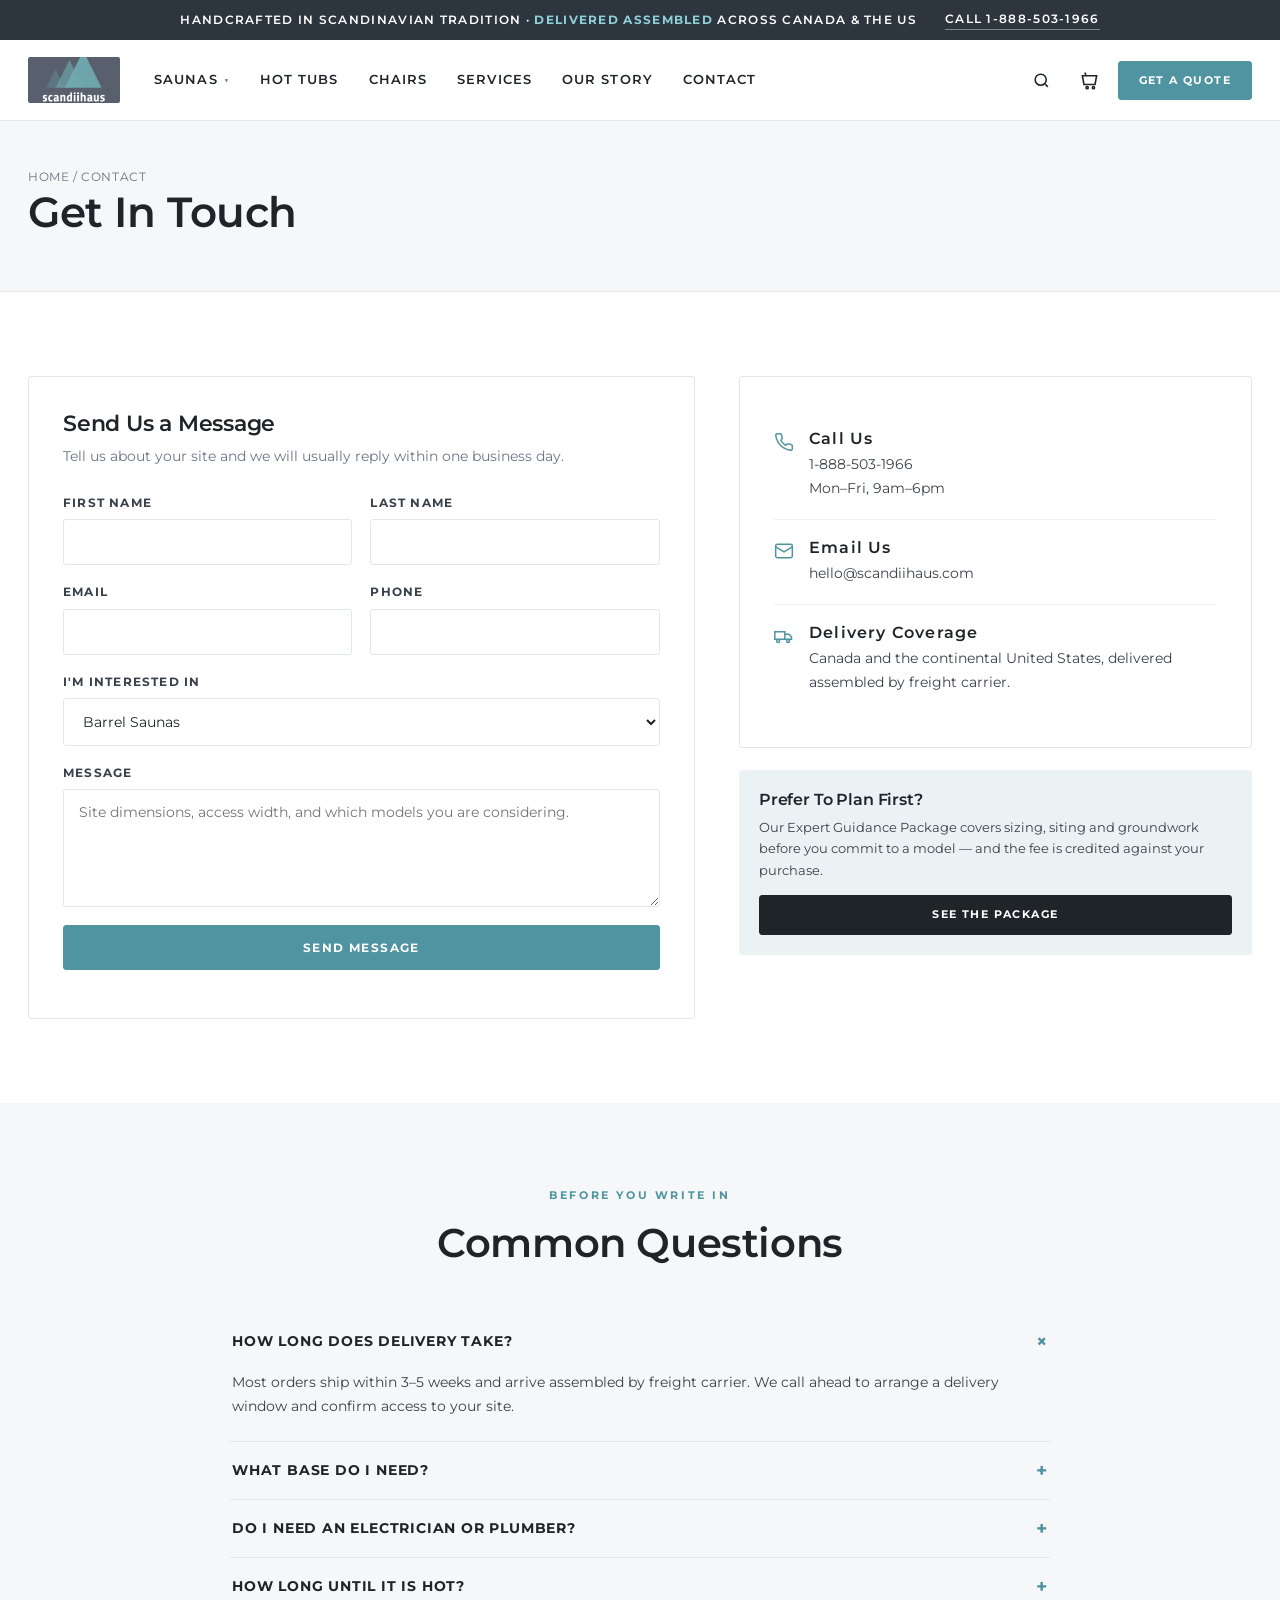
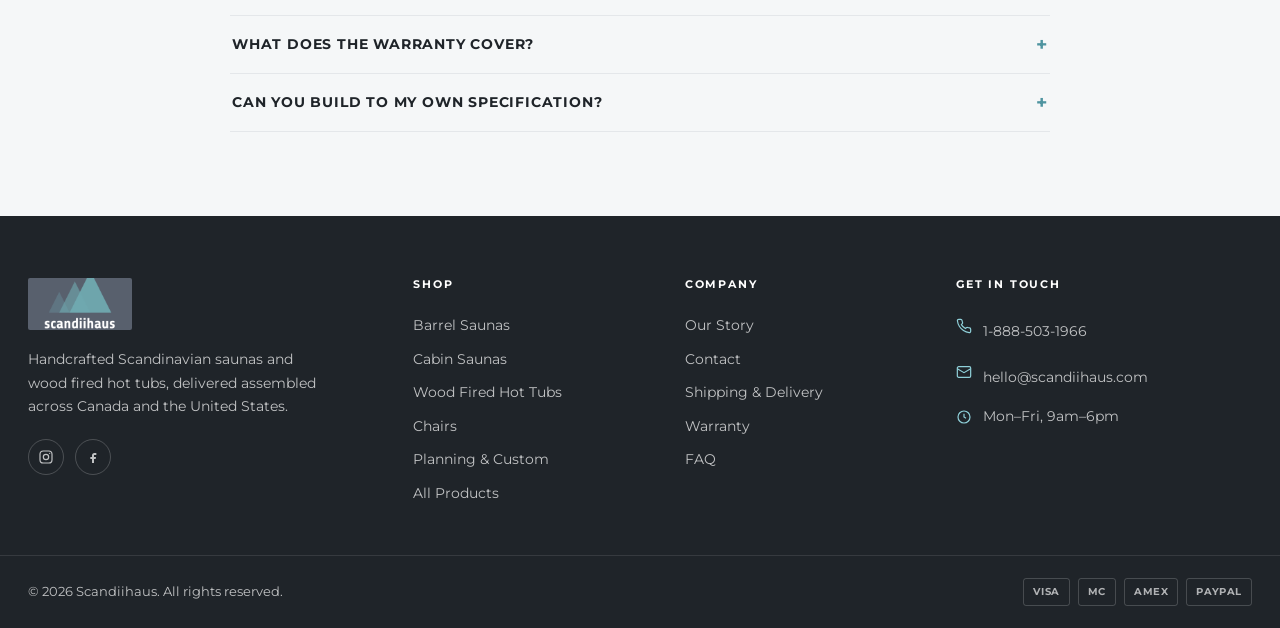
<file: contact.html>
<!DOCTYPE html>
<html lang="en">
<head>
<meta charset="UTF-8">
<meta name="viewport" content="width=device-width, initial-scale=1.0">
<title>Contact Us | Scandiihaus</title>
<meta name="description" content="Talk to Scandiihaus about sizing, site preparation, delivery and financing for saunas and wood fired hot tubs.">
<link rel="preconnect" href="https://fonts.googleapis.com">
<link rel="preconnect" href="https://fonts.gstatic.com" crossorigin>
<link href="https://fonts.googleapis.com/css2?family=Montserrat:wght@300;400;500;600;700&display=swap" rel="stylesheet">
<link rel="stylesheet" href="css/style.css">
</head>
<body>

<div class="announce">
  <div class="announce__inner">
    <div class="announce__track"><span>Handcrafted in Scandinavian tradition &middot; <b>Delivered assembled</b> across Canada &amp; the US</span></div>
    <a class="announce__phone" href="tel:18885031966">Call 1-888-503-1966</a>
  </div>
</div>

<header class="header">
  <div class="header__bar">
    <button class="burger" id="burger" aria-label="Open menu">
      <svg viewBox="0 0 24 24" fill="none" stroke="currentColor" stroke-width="2"><path d="M3 6h18M3 12h18M3 18h18"/></svg>
    </button>
    <a href="index.html" class="logo"><img src="images/logo.jpg" alt="Scandiihaus"></a>
    <ul class="nav">
      <li>
        <a class="nav__link" href="shop.html?cat=barrel-saunas,cabin-saunas">Saunas <span class="caret">▼</span></a>
        <div class="mega">
          <div class="mega__col">
            <h4>Shop by Type</h4>
            <a href="shop.html?cat=barrel-saunas,cabin-saunas">All Saunas</a>
            <a href="shop.html?cat=barrel-saunas">Barrel Saunas</a>
            <a href="shop.html?cat=cabin-saunas">Cabin Saunas</a>
            <a href="shop.html?cat=chairs">Chairs</a>
            <a href="shop.html?cat=services">Custom Builds</a>
          </div>
          <div class="mega__col">
            <h4>Shop by Size</h4>
            <a href="shop.html?cat=barrel-saunas,cabin-saunas&amp;size=to-4">Up to 4 Person</a>
            <a href="shop.html?cat=barrel-saunas,cabin-saunas&amp;size=4-6">4&ndash;6 Person</a>
            <a href="shop.html?cat=barrel-saunas,cabin-saunas&amp;size=6-plus">6+ Person</a>
          </div>
          <div class="mega__col">
            <h4>Shop by Price</h4>
            <a href="shop.html?cat=barrel-saunas,cabin-saunas&amp;price=under-12000">Under $12,000</a>
            <a href="shop.html?cat=barrel-saunas,cabin-saunas&amp;price=12000-16000">$12,000 &ndash; $16,000</a>
            <a href="shop.html?cat=barrel-saunas,cabin-saunas&amp;price=16000-plus">$16,000+</a>
          </div>
          <a class="mega__promo" href="product.html?id=nordhavn-haus-xl">
            <img src="images/sauna-nordhavn-pavilion.png" alt="Nordhavn Haus XL with covered pavilion">
            <span>Nordhavn Haus XL</span>
          </a>
        </div>
      </li>
      <li><a class="nav__link" href="shop.html?cat=hot-tubs">Hot Tubs</a></li>
      <li><a class="nav__link" href="shop.html?cat=chairs">Chairs</a></li>
      <li><a class="nav__link" href="shop.html?cat=services">Services</a></li>
      <li><a class="nav__link" href="about.html">Our Story</a></li>
      <li><a class="nav__link" href="contact.html">Contact</a></li>
    </ul>
    <div class="header__actions">
      <a class="icon-btn" href="shop.html" aria-label="Browse all products">
        <svg viewBox="0 0 24 24" fill="none" stroke="currentColor" stroke-width="2"><circle cx="11" cy="11" r="7"/><path d="M20 20l-3.5-3.5"/></svg>
      </a>
      <button class="icon-btn" id="cartBtn" aria-label="Open cart">
        <svg viewBox="0 0 24 24" fill="none" stroke="currentColor" stroke-width="2"><path d="M6 2l1.5 3M3 6h18l-2 11H5L3 6z"/><circle cx="9" cy="21" r="1.4"/><circle cx="17" cy="21" r="1.4"/></svg>
        <span class="cart-count" id="cartCount">0</span>
      </button>
      <a href="contact.html" class="btn btn--teal btn--sm">Get a Quote</a>
    </div>
  </div>
</header>

<div class="page-head">
  <div class="container">
    <p class="crumbs"><a href="index.html">Home</a> / Contact</p>
    <h1>Get In Touch</h1>
  </div>
</div>

<section class="section">
  <div class="container contact-layout">

    <div class="card-panel reveal">
      <h2 style="font-size:22px;margin-bottom:8px;">Send Us a Message</h2>
      <p style="color:var(--muted);font-size:14px;margin-bottom:26px;">Tell us about your site and we will usually reply within one business day.</p>
      <form data-fake-submit>
        <div class="form-grid">
          <div class="field">
            <label for="fname">First Name</label>
            <input type="text" id="fname" required>
          </div>
          <div class="field">
            <label for="lname">Last Name</label>
            <input type="text" id="lname" required>
          </div>
        </div>
        <div class="form-grid">
          <div class="field">
            <label for="email">Email</label>
            <input type="email" id="email" required>
          </div>
          <div class="field">
            <label for="phone">Phone</label>
            <input type="tel" id="phone">
          </div>
        </div>
        <div class="field">
          <label for="topic">I'm Interested In</label>
          <select id="topic">
            <option>Barrel Saunas</option>
            <option>Cabin Saunas</option>
            <option>Wood Fired Hot Tubs</option>
            <option>Planning &amp; Custom Builds</option>
            <option>Warranty or Support</option>
          </select>
        </div>
        <div class="field">
          <label for="message">Message</label>
          <textarea id="message" rows="5" required placeholder="Site dimensions, access width, and which models you are considering."></textarea>
        </div>
        <button type="submit" class="btn btn--teal btn--block">Send Message</button>
        <p data-note style="margin-top:14px;font-size:13.5px;"></p>
      </form>
    </div>

    <div class="reveal">
      <div class="card-panel" style="margin-bottom:22px;">
        <div class="info-row">
          <svg viewBox="0 0 24 24" fill="none" stroke="currentColor" stroke-width="1.8"><path d="M22 16.9v3a2 2 0 01-2.2 2 19.8 19.8 0 01-8.6-3.1 19.5 19.5 0 01-6-6A19.8 19.8 0 012.1 4.2 2 2 0 014.1 2h3a2 2 0 012 1.7c.1 1 .4 1.9.7 2.8a2 2 0 01-.5 2.1L8.1 9.9a16 16 0 006 6l1.3-1.2a2 2 0 012.1-.5c.9.3 1.8.6 2.8.7a2 2 0 011.7 2z"/></svg>
          <div>
            <h4>Call Us</h4>
            <p><a href="tel:18885031966">1-888-503-1966</a><br>Mon&ndash;Fri, 9am&ndash;6pm</p>
          </div>
        </div>
        <div class="info-row">
          <svg viewBox="0 0 24 24" fill="none" stroke="currentColor" stroke-width="1.8"><rect x="2" y="4" width="20" height="16" rx="2"/><path d="M2 7l10 6 10-6"/></svg>
          <div>
            <h4>Email Us</h4>
            <p><a href="mailto:hello@scandiihaus.com">hello@scandiihaus.com</a></p>
          </div>
        </div>
        <div class="info-row">
          <svg viewBox="0 0 24 24" fill="none" stroke="currentColor" stroke-width="1.8"><path d="M1 7h12v9H1zM13 10h5l3 3v3h-8z"/><circle cx="5" cy="18" r="1.8"/><circle cx="17" cy="18" r="1.8"/></svg>
          <div>
            <h4>Delivery Coverage</h4>
            <p>Canada and the continental United States, delivered assembled by freight carrier.</p>
          </div>
        </div>
      </div>

      <div class="filter-help">
        <h4>Prefer To Plan First?</h4>
        <p>Our Expert Guidance Package covers sizing, siting and groundwork before you commit to a model &mdash; and the fee is credited against your purchase.</p>
        <a href="product.html?id=expert-guidance" class="btn btn--ink btn--sm btn--block">See the Package</a>
      </div>
    </div>

  </div>
</section>

<section class="section bg-mist">
  <div class="container">
    <div class="section-head reveal">
      <span class="eyebrow">Before You Write In</span>
      <h2>Common Questions</h2>
    </div>
    <div class="acc" style="max-width:820px;margin:0 auto;border-top:none;">
      <div class="acc__item is-open">
        <button type="button" class="acc__q">How long does delivery take? <span class="sign">+</span></button>
        <div class="acc__a"><div class="acc__a-inner">Most orders ship within 3&ndash;5 weeks and arrive assembled by freight carrier. We call ahead to arrange a delivery window and confirm access to your site.</div></div>
      </div>
      <div class="acc__item">
        <button type="button" class="acc__q">What base do I need? <span class="sign">+</span></button>
        <div class="acc__a"><div class="acc__a-inner">A level, load-bearing surface &mdash; compacted gravel, paving slabs, or an existing deck rated for the weight. Barrel saunas sit on cradle mounts, so no concrete pad is required.</div></div>
      </div>
      <div class="acc__item">
        <button type="button" class="acc__q">Do I need an electrician or plumber? <span class="sign">+</span></button>
        <div class="acc__a"><div class="acc__a-inner">Not for wood-fired models. Fill with a garden hose and light the stove. Models with jets and lighting need a standard outdoor outlet for those features only &mdash; the heat itself is still wood-fired.</div></div>
      </div>
      <div class="acc__item">
        <button type="button" class="acc__q">How long until it is hot? <span class="sign">+</span></button>
        <div class="acc__a"><div class="acc__a-inner">Roughly 2&ndash;4 hours for a hot tub depending on the outside temperature and how you keep the fire. A barrel sauna is usable in about half an hour.</div></div>
      </div>
      <div class="acc__item">
        <button type="button" class="acc__q">What does the warranty cover? <span class="sign">+</span></button>
        <div class="acc__a"><div class="acc__a-inner">Five years structural, covering the timber shell and stove components. Normal weathering of exterior timber is expected and not a defect.</div></div>
      </div>
      <div class="acc__item">
        <button type="button" class="acc__q">Can you build to my own specification? <span class="sign">+</span></button>
        <div class="acc__a"><div class="acc__a-inner">Yes &mdash; dimensions, cladding, glazing and interior timber can all be specified. Start with our <a href="product.html?id=custom-project" style="color:var(--teal-dark);text-decoration:underline;">Custom Project</a> enquiry and we will quote per project.</div></div>
      </div>
    </div>
  </div>
</section>

<footer class="footer">
  <div class="footer__top">
    <div class="footer__brand">
      <img src="images/logo.jpg" alt="Scandiihaus">
      <p>Handcrafted Scandinavian saunas and wood fired hot tubs, delivered assembled across Canada and the United States.</p>
      <div class="socials">
        <a href="https://www.instagram.com/scandiihaus" target="_blank" rel="noopener" aria-label="Instagram">
          <svg viewBox="0 0 24 24" fill="none" stroke="currentColor" stroke-width="1.8"><rect x="3" y="3" width="18" height="18" rx="5"/><circle cx="12" cy="12" r="4"/><circle cx="17.5" cy="6.5" r="1" fill="currentColor" stroke="none"/></svg>
        </a>
        <a href="https://www.facebook.com/scandiihaus" target="_blank" rel="noopener" aria-label="Facebook">
          <svg viewBox="0 0 24 24" fill="currentColor"><path d="M14 9h3V6h-3c-2 0-3.5 1.5-3.5 3.5V12H8v3h2.5v6h3v-6H16l.5-3h-3V9.5c0-.3.2-.5.5-.5z"/></svg>
        </a>
      </div>
    </div>
    <div class="footer__col">
      <h4>Shop</h4>
      <a href="shop.html?cat=barrel-saunas">Barrel Saunas</a>
      <a href="shop.html?cat=cabin-saunas">Cabin Saunas</a>
      <a href="shop.html?cat=hot-tubs">Wood Fired Hot Tubs</a>
      <a href="shop.html?cat=chairs">Chairs</a>
      <a href="shop.html?cat=services">Planning &amp; Custom</a>
      <a href="shop.html">All Products</a>
    </div>
    <div class="footer__col">
      <h4>Company</h4>
      <a href="about.html">Our Story</a>
      <a href="contact.html">Contact</a>
      <a href="contact.html">Shipping &amp; Delivery</a>
      <a href="contact.html">Warranty</a>
      <a href="contact.html">FAQ</a>
    </div>
    <div class="footer__col">
      <h4>Get In Touch</h4>
      <ul class="footer__contact">
        <li>
          <svg viewBox="0 0 24 24" fill="none" stroke="currentColor" stroke-width="1.8"><path d="M22 16.9v3a2 2 0 01-2.2 2 19.8 19.8 0 01-8.6-3.1 19.5 19.5 0 01-6-6A19.8 19.8 0 012.1 4.2 2 2 0 014.1 2h3a2 2 0 012 1.7c.1 1 .4 1.9.7 2.8a2 2 0 01-.5 2.1L8.1 9.9a16 16 0 006 6l1.3-1.2a2 2 0 012.1-.5c.9.3 1.8.6 2.8.7a2 2 0 011.7 2z"/></svg>
          <a href="tel:18885031966">1-888-503-1966</a>
        </li>
        <li>
          <svg viewBox="0 0 24 24" fill="none" stroke="currentColor" stroke-width="1.8"><rect x="2" y="4" width="20" height="16" rx="2"/><path d="M2 7l10 6 10-6"/></svg>
          <a href="mailto:hello@scandiihaus.com">hello@scandiihaus.com</a>
        </li>
        <li>
          <svg viewBox="0 0 24 24" fill="none" stroke="currentColor" stroke-width="1.8"><circle cx="12" cy="12" r="9"/><path d="M12 7v5l3 2"/></svg>
          Mon&ndash;Fri, 9am&ndash;6pm
        </li>
      </ul>
    </div>
  </div>
  <div class="footer__bottom">
    <div class="footer__bottom-in">
      <p>&copy; 2026 Scandiihaus. All rights reserved.</p>
      <div class="pay"><span>VISA</span><span>MC</span><span>AMEX</span><span>PAYPAL</span></div>
    </div>
  </div>
</footer>

<div class="scrim" id="scrim"></div>

<nav class="mobile-nav" id="mobileNav">
  <div class="mobile-nav__head">
    <img src="images/logo.jpg" alt="Scandiihaus">
    <button class="drawer__close" id="mobileClose" aria-label="Close menu">&times;</button>
  </div>
  <a class="m-link" href="shop.html?cat=barrel-saunas,cabin-saunas">Saunas</a>
  <a class="m-link" href="shop.html?cat=hot-tubs">Hot Tubs</a>
  <a class="m-link" href="shop.html?cat=chairs">Chairs</a>
  <a class="m-link" href="shop.html?cat=services">Services</a>
  <a class="m-link" href="about.html">Our Story</a>
  <a class="m-link" href="contact.html">Contact</a>
</nav>

<aside class="drawer" id="drawer">
  <div class="drawer__head">
    <h3>Your Cart</h3>
    <button class="drawer__close" id="drawerClose" aria-label="Close cart">&times;</button>
  </div>
  <div class="drawer__body" id="drawerBody"></div>
  <div class="drawer__foot">
    <div class="drawer__total"><span>Subtotal</span><span id="drawerTotal">$0.00</span></div>
    <button class="btn btn--teal btn--block" id="checkoutBtn">Request Checkout</button>
  </div>
</aside>

<button class="to-top" id="toTop" aria-label="Back to top">
  <svg viewBox="0 0 24 24" fill="none" stroke="currentColor" stroke-width="2"><path d="M12 19V5M5 12l7-7 7 7"/></svg>
</button>

<script src="js/main.js"></script>
</body>
</html>
</file>
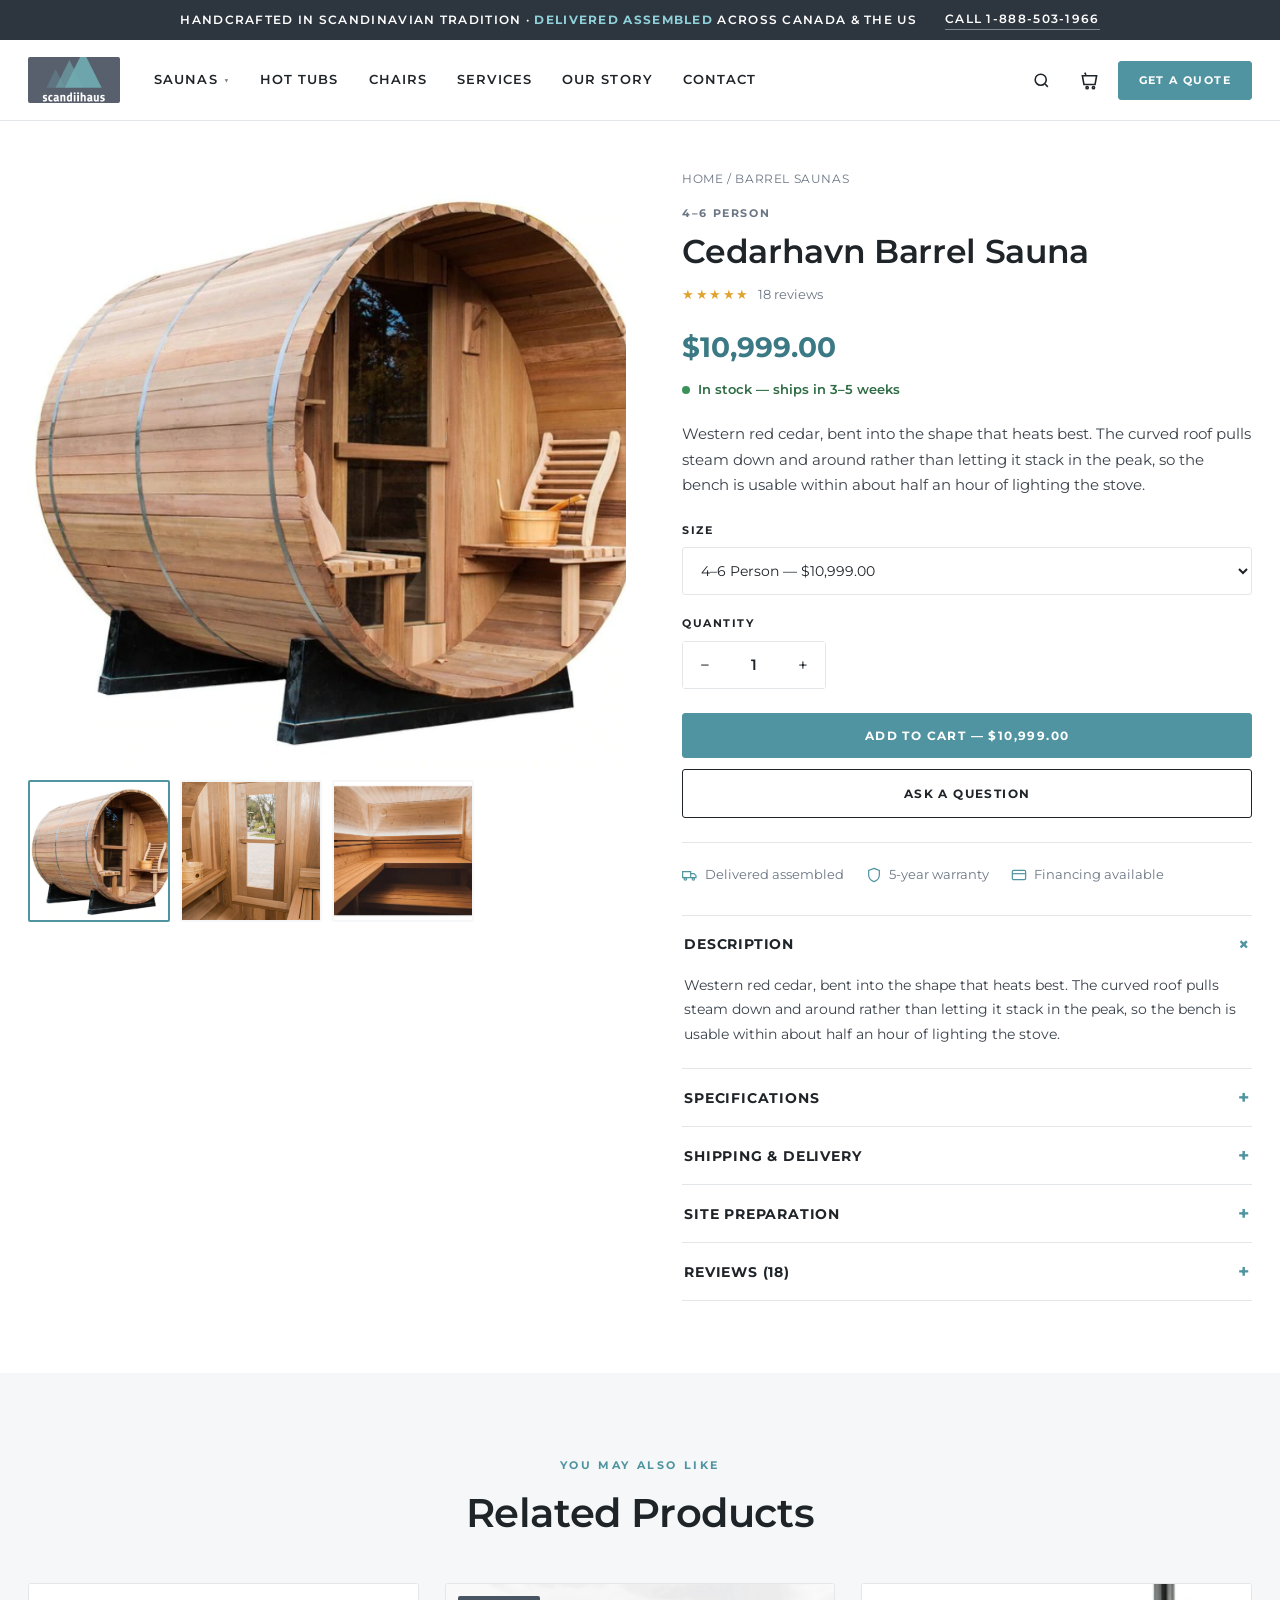
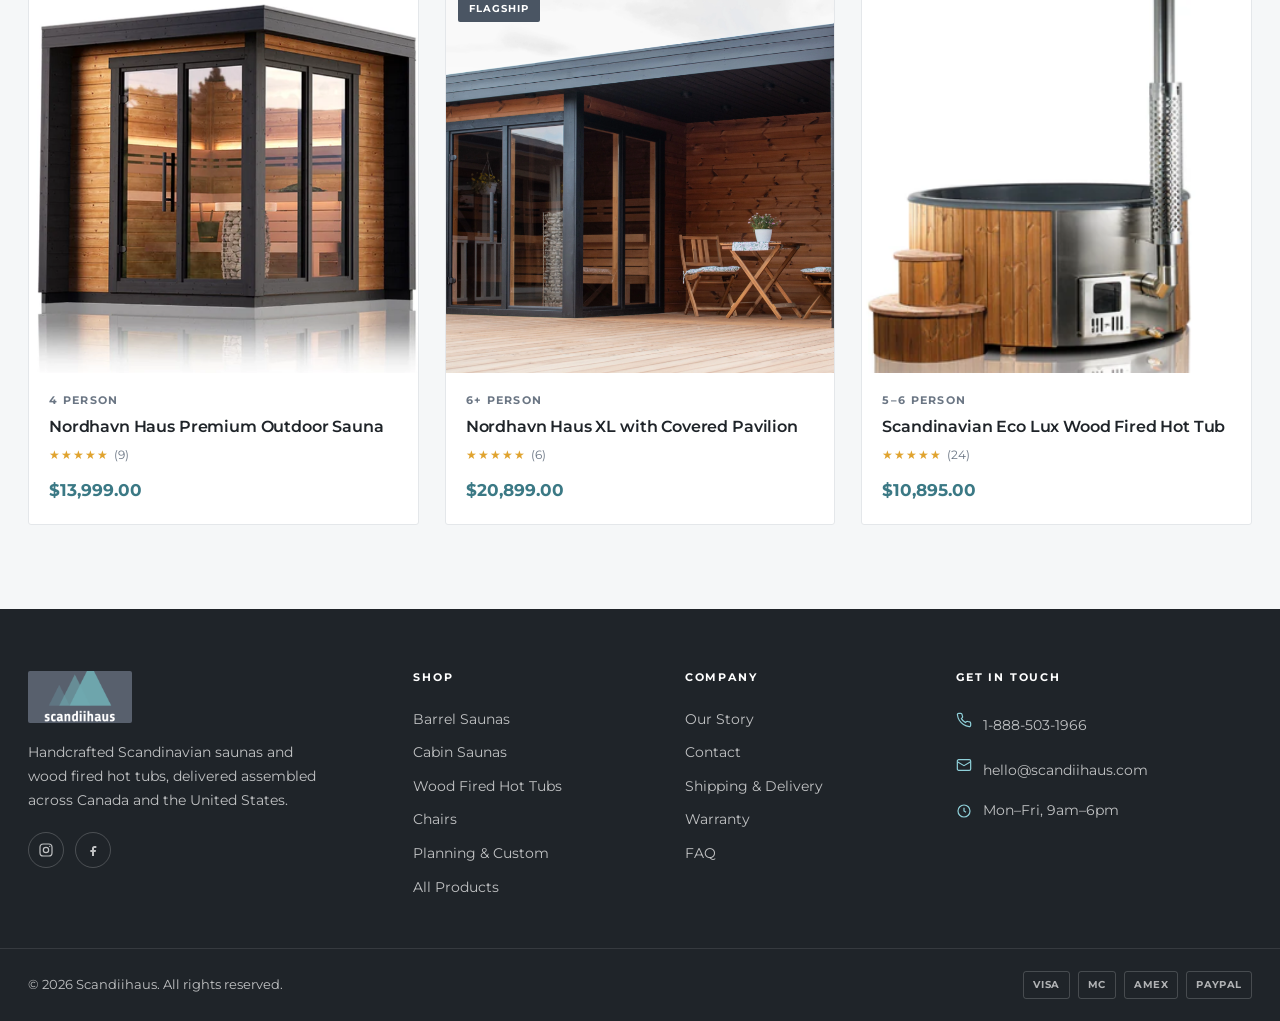
<file: product.html>
<!DOCTYPE html>
<html lang="en">
<head>
<meta charset="UTF-8">
<meta name="viewport" content="width=device-width, initial-scale=1.0">
<title>Product | Scandiihaus</title>
<meta name="description" content="Handcrafted Scandinavian saunas and wood fired hot tubs from Scandiihaus.">
<link rel="preconnect" href="https://fonts.googleapis.com">
<link rel="preconnect" href="https://fonts.gstatic.com" crossorigin>
<link href="https://fonts.googleapis.com/css2?family=Montserrat:wght@300;400;500;600;700&display=swap" rel="stylesheet">
<link rel="stylesheet" href="css/style.css">
</head>
<body>

<div class="announce">
  <div class="announce__inner">
    <div class="announce__track"><span>Handcrafted in Scandinavian tradition &middot; <b>Delivered assembled</b> across Canada &amp; the US</span></div>
    <a class="announce__phone" href="tel:18885031966">Call 1-888-503-1966</a>
  </div>
</div>

<header class="header">
  <div class="header__bar">
    <button class="burger" id="burger" aria-label="Open menu">
      <svg viewBox="0 0 24 24" fill="none" stroke="currentColor" stroke-width="2"><path d="M3 6h18M3 12h18M3 18h18"/></svg>
    </button>
    <a href="index.html" class="logo"><img src="images/logo.jpg" alt="Scandiihaus"></a>
    <ul class="nav">
      <li>
        <a class="nav__link" href="shop.html?cat=barrel-saunas,cabin-saunas">Saunas <span class="caret">▼</span></a>
        <div class="mega">
          <div class="mega__col">
            <h4>Shop by Type</h4>
            <a href="shop.html?cat=barrel-saunas,cabin-saunas">All Saunas</a>
            <a href="shop.html?cat=barrel-saunas">Barrel Saunas</a>
            <a href="shop.html?cat=cabin-saunas">Cabin Saunas</a>
            <a href="shop.html?cat=chairs">Chairs</a>
            <a href="shop.html?cat=services">Custom Builds</a>
          </div>
          <div class="mega__col">
            <h4>Shop by Size</h4>
            <a href="shop.html?cat=barrel-saunas,cabin-saunas&amp;size=to-4">Up to 4 Person</a>
            <a href="shop.html?cat=barrel-saunas,cabin-saunas&amp;size=4-6">4&ndash;6 Person</a>
            <a href="shop.html?cat=barrel-saunas,cabin-saunas&amp;size=6-plus">6+ Person</a>
          </div>
          <div class="mega__col">
            <h4>Shop by Price</h4>
            <a href="shop.html?cat=barrel-saunas,cabin-saunas&amp;price=under-12000">Under $12,000</a>
            <a href="shop.html?cat=barrel-saunas,cabin-saunas&amp;price=12000-16000">$12,000 &ndash; $16,000</a>
            <a href="shop.html?cat=barrel-saunas,cabin-saunas&amp;price=16000-plus">$16,000+</a>
          </div>
          <a class="mega__promo" href="product.html?id=nordhavn-haus-xl">
            <img src="images/sauna-nordhavn-pavilion.png" alt="Nordhavn Haus XL with covered pavilion">
            <span>Nordhavn Haus XL</span>
          </a>
        </div>
      </li>
      <li><a class="nav__link" href="shop.html?cat=hot-tubs">Hot Tubs</a></li>
      <li><a class="nav__link" href="shop.html?cat=chairs">Chairs</a></li>
      <li><a class="nav__link" href="shop.html?cat=services">Services</a></li>
      <li><a class="nav__link" href="about.html">Our Story</a></li>
      <li><a class="nav__link" href="contact.html">Contact</a></li>
    </ul>
    <div class="header__actions">
      <a class="icon-btn" href="shop.html" aria-label="Browse all products">
        <svg viewBox="0 0 24 24" fill="none" stroke="currentColor" stroke-width="2"><circle cx="11" cy="11" r="7"/><path d="M20 20l-3.5-3.5"/></svg>
      </a>
      <button class="icon-btn" id="cartBtn" aria-label="Open cart">
        <svg viewBox="0 0 24 24" fill="none" stroke="currentColor" stroke-width="2"><path d="M6 2l1.5 3M3 6h18l-2 11H5L3 6z"/><circle cx="9" cy="21" r="1.4"/><circle cx="17" cy="21" r="1.4"/></svg>
        <span class="cart-count" id="cartCount">0</span>
      </button>
      <a href="contact.html" class="btn btn--teal btn--sm">Get a Quote</a>
    </div>
  </div>
</header>

<div class="container">
  <div class="pdp" id="pdp"></div>
</div>

<section class="section bg-mist" style="margin-top:72px;">
  <div class="container">
    <div class="section-head">
      <span class="eyebrow">You May Also Like</span>
      <h2>Related Products</h2>
    </div>
    <div class="product-grid product-grid--3" id="related"></div>
  </div>
</section>

<footer class="footer">
  <div class="footer__top">
    <div class="footer__brand">
      <img src="images/logo.jpg" alt="Scandiihaus">
      <p>Handcrafted Scandinavian saunas and wood fired hot tubs, delivered assembled across Canada and the United States.</p>
      <div class="socials">
        <a href="https://www.instagram.com/scandiihaus" target="_blank" rel="noopener" aria-label="Instagram">
          <svg viewBox="0 0 24 24" fill="none" stroke="currentColor" stroke-width="1.8"><rect x="3" y="3" width="18" height="18" rx="5"/><circle cx="12" cy="12" r="4"/><circle cx="17.5" cy="6.5" r="1" fill="currentColor" stroke="none"/></svg>
        </a>
        <a href="https://www.facebook.com/scandiihaus" target="_blank" rel="noopener" aria-label="Facebook">
          <svg viewBox="0 0 24 24" fill="currentColor"><path d="M14 9h3V6h-3c-2 0-3.5 1.5-3.5 3.5V12H8v3h2.5v6h3v-6H16l.5-3h-3V9.5c0-.3.2-.5.5-.5z"/></svg>
        </a>
      </div>
    </div>
    <div class="footer__col">
      <h4>Shop</h4>
      <a href="shop.html?cat=barrel-saunas">Barrel Saunas</a>
      <a href="shop.html?cat=cabin-saunas">Cabin Saunas</a>
      <a href="shop.html?cat=hot-tubs">Wood Fired Hot Tubs</a>
      <a href="shop.html?cat=chairs">Chairs</a>
      <a href="shop.html?cat=services">Planning &amp; Custom</a>
      <a href="shop.html">All Products</a>
    </div>
    <div class="footer__col">
      <h4>Company</h4>
      <a href="about.html">Our Story</a>
      <a href="contact.html">Contact</a>
      <a href="contact.html">Shipping &amp; Delivery</a>
      <a href="contact.html">Warranty</a>
      <a href="contact.html">FAQ</a>
    </div>
    <div class="footer__col">
      <h4>Get In Touch</h4>
      <ul class="footer__contact">
        <li>
          <svg viewBox="0 0 24 24" fill="none" stroke="currentColor" stroke-width="1.8"><path d="M22 16.9v3a2 2 0 01-2.2 2 19.8 19.8 0 01-8.6-3.1 19.5 19.5 0 01-6-6A19.8 19.8 0 012.1 4.2 2 2 0 014.1 2h3a2 2 0 012 1.7c.1 1 .4 1.9.7 2.8a2 2 0 01-.5 2.1L8.1 9.9a16 16 0 006 6l1.3-1.2a2 2 0 012.1-.5c.9.3 1.8.6 2.8.7a2 2 0 011.7 2z"/></svg>
          <a href="tel:18885031966">1-888-503-1966</a>
        </li>
        <li>
          <svg viewBox="0 0 24 24" fill="none" stroke="currentColor" stroke-width="1.8"><rect x="2" y="4" width="20" height="16" rx="2"/><path d="M2 7l10 6 10-6"/></svg>
          <a href="mailto:hello@scandiihaus.com">hello@scandiihaus.com</a>
        </li>
        <li>
          <svg viewBox="0 0 24 24" fill="none" stroke="currentColor" stroke-width="1.8"><circle cx="12" cy="12" r="9"/><path d="M12 7v5l3 2"/></svg>
          Mon&ndash;Fri, 9am&ndash;6pm
        </li>
      </ul>
    </div>
  </div>
  <div class="footer__bottom">
    <div class="footer__bottom-in">
      <p>&copy; 2026 Scandiihaus. All rights reserved.</p>
      <div class="pay"><span>VISA</span><span>MC</span><span>AMEX</span><span>PAYPAL</span></div>
    </div>
  </div>
</footer>

<div class="scrim" id="scrim"></div>

<nav class="mobile-nav" id="mobileNav">
  <div class="mobile-nav__head">
    <img src="images/logo.jpg" alt="Scandiihaus">
    <button class="drawer__close" id="mobileClose" aria-label="Close menu">&times;</button>
  </div>
  <a class="m-link" href="shop.html?cat=barrel-saunas,cabin-saunas">Saunas</a>
  <a class="m-link" href="shop.html?cat=hot-tubs">Hot Tubs</a>
  <a class="m-link" href="shop.html?cat=chairs">Chairs</a>
  <a class="m-link" href="shop.html?cat=services">Services</a>
  <a class="m-link" href="about.html">Our Story</a>
  <a class="m-link" href="contact.html">Contact</a>
</nav>

<aside class="drawer" id="drawer">
  <div class="drawer__head">
    <h3>Your Cart</h3>
    <button class="drawer__close" id="drawerClose" aria-label="Close cart">&times;</button>
  </div>
  <div class="drawer__body" id="drawerBody"></div>
  <div class="drawer__foot">
    <div class="drawer__total"><span>Subtotal</span><span id="drawerTotal">$0.00</span></div>
    <button class="btn btn--teal btn--block" id="checkoutBtn">Request Checkout</button>
  </div>
</aside>

<button class="to-top" id="toTop" aria-label="Back to top">
  <svg viewBox="0 0 24 24" fill="none" stroke="currentColor" stroke-width="2"><path d="M12 19V5M5 12l7-7 7 7"/></svg>
</button>

<script src="js/main.js"></script>
<script>
const wantedId = new URLSearchParams(location.search).get('id');
const p = PRODUCTS.find(x => x.id === wantedId) || PRODUCTS[0];
const siblings = PRODUCTS.filter(x => x.name === p.name);

document.title = `${p.name} — ${p.variant} | Scandiihaus`;

const isQuote = p.price === null;

document.getElementById('pdp').innerHTML = `
  <div class="gallery">
    <div class="gallery__main"><img id="galleryMain" src="${p.gallery[0]}" alt="${esc(p.name)}"></div>
    <div class="gallery__thumbs">
      ${p.gallery.map((src, i) => `
        <button type="button" class="${i === 0 ? 'is-active' : ''}" data-src="${src}" aria-label="View image ${i + 1}">
          <img src="${src}" alt="" loading="lazy">
        </button>`).join('')}
    </div>
  </div>

  <div class="pdp__info">
    <p class="crumbs" style="margin-bottom:16px;">
      <a href="index.html">Home</a> / <a href="shop.html?cat=${p.category}">${p.categoryLabel}</a>
    </p>
    <p class="pdp__cap">${p.capacity}</p>
    <h1>${esc(p.name)}</h1>
    <div class="pdp__rating">
      <span class="stars">${starRow(p.rating)}</span>
      <span>${p.reviews} reviews</span>
    </div>

    <div class="pdp__price">
      <span class="now">${priceLabel(p)}</span>
      ${p.compareAt ? `<span class="was">${money(p.compareAt)}</span>` : ''}
    </div>
    ${p.compareAt ? `<span class="pdp__save">Save ${money(p.compareAt - p.price)}</span>` : ''}

    <div class="pdp__stock"><i></i> ${p.stockNote || (isQuote ? 'Made to order' : 'In stock — ships in 3–5 weeks')}</div>

    <p class="pdp__summary">${esc(p.summary)}</p>

    ${siblings.length > 1 ? `
      <div class="option">
        <h4>Size</h4>
        <select id="variantSelect">
          ${siblings.map(s => `<option value="${s.id}" ${s.id === p.id ? 'selected' : ''}>${esc(s.variant)} — ${priceLabel(s)}</option>`).join('')}
        </select>
      </div>` : ''}

    ${p.colours ? `
      <div class="option">
        <h4>Colour</h4>
        <select id="colourSelect">
          ${p.colours.map(c => `<option value="${esc(c)}">${esc(c)}</option>`).join('')}
        </select>
      </div>` : ''}

    ${isQuote ? '' : `
      <div class="option">
        <h4>Quantity</h4>
        <div class="qty">
          <button type="button" id="qtyDown" aria-label="Decrease quantity">−</button>
          <input type="text" id="qtyInput" value="1" readonly aria-label="Quantity">
          <button type="button" id="qtyUp" aria-label="Increase quantity">+</button>
        </div>
      </div>`}

    <div class="pdp__actions">
      ${isQuote
        ? `<a href="contact.html" class="btn btn--teal btn--block">Request a Quote</a>`
        : `<button type="button" class="btn btn--teal btn--block" id="addBtn">Add to Cart — ${priceLabel(p)}</button>
           <a href="contact.html" class="btn btn--outline btn--block">Ask a Question</a>`}
    </div>

    <div class="pdp__trust">
      ${(p.trust || ['Delivered assembled', '5-year warranty', 'Financing available']).map((label, i) => `
        <span>
          ${[
            '<svg viewBox="0 0 24 24" fill="none" stroke="currentColor" stroke-width="1.8"><path d="M1 7h12v9H1zM13 10h5l3 3v3h-8z"/><circle cx="5" cy="18" r="1.8"/><circle cx="17" cy="18" r="1.8"/></svg>',
            '<svg viewBox="0 0 24 24" fill="none" stroke="currentColor" stroke-width="1.8"><path d="M12 2l8 3v7c0 5-3.5 8.5-8 10-4.5-1.5-8-5-8-10V5z"/></svg>',
            '<svg viewBox="0 0 24 24" fill="none" stroke="currentColor" stroke-width="1.8"><rect x="2" y="5" width="20" height="14" rx="2"/><path d="M2 10h20"/></svg>'
          ][i] || ''}
          ${esc(label)}
        </span>`).join('')}
    </div>

    <div class="acc">
      <div class="acc__item is-open">
        <button type="button" class="acc__q">Description <span class="sign">+</span></button>
        <div class="acc__a"><div class="acc__a-inner">${esc(p.summary)}</div></div>
      </div>
      <div class="acc__item">
        <button type="button" class="acc__q">Specifications <span class="sign">+</span></button>
        <div class="acc__a"><div class="acc__a-inner">
          <ul class="spec-list">${p.specs.map(s => `<li>${esc(s)}</li>`).join('')}</ul>
        </div></div>
      </div>
      ${(p.sections || [
        {
          title: 'Shipping &amp; Delivery',
          body:
            'Delivered assembled by freight carrier across Canada and the continental United States, typically ' +
            '3–5 weeks from order. We will call to arrange a delivery window and confirm access before dispatch — ' +
            'please check gate widths and the route to your site in advance.'
        },
        {
          title: 'Site Preparation',
          body:
            'A level, load-bearing base is all that is required — compacted gravel, paving slabs or an existing deck ' +
            'rated for the weight. No plumbing or electrical hookup is needed for wood-fired models. If you are unsure, ' +
            'our <a href="product.html?id=expert-guidance" style="color:var(--teal-dark);text-decoration:underline;">Expert Guidance Package</a> covers this before you order.'
        }
      ]).map(s => `
        <div class="acc__item">
          <button type="button" class="acc__q">${s.title} <span class="sign">+</span></button>
          <div class="acc__a"><div class="acc__a-inner">${s.body}</div></div>
        </div>`).join('')}
      <div class="acc__item">
        <button type="button" class="acc__q">Reviews (${p.reviews}) <span class="sign">+</span></button>
        <div class="acc__a"><div class="acc__a-inner">
          Rated ${p.rating} out of 5 across ${p.reviews} verified customer reviews.
        </div></div>
      </div>
    </div>
  </div>
`;

/* gallery */
document.querySelectorAll('.gallery__thumbs button').forEach(btn => {
  btn.addEventListener('click', () => {
    document.getElementById('galleryMain').src = btn.dataset.src;
    document.querySelectorAll('.gallery__thumbs button').forEach(b => b.classList.remove('is-active'));
    btn.classList.add('is-active');
  });
});

/* variant switch */
document.getElementById('variantSelect')?.addEventListener('change', (e) => {
  window.location.href = 'product.html?id=' + e.target.value;
});

/* quantity + add */
const qtyInput = document.getElementById('qtyInput');
document.getElementById('qtyUp')?.addEventListener('click', () => {
  qtyInput.value = Math.min(99, parseInt(qtyInput.value, 10) + 1);
});
document.getElementById('qtyDown')?.addEventListener('click', () => {
  qtyInput.value = Math.max(1, parseInt(qtyInput.value, 10) - 1);
});
document.getElementById('addBtn')?.addEventListener('click', () => {
  Cart.add(p.id, parseInt(qtyInput.value, 10) || 1);
});

/* related */
let related = PRODUCTS.filter(x => x.category === p.category && x.name !== p.name);
if (related.length < 3) {
  related = related.concat(PRODUCTS.filter(x => x.category !== p.category && x.category !== 'services' && x.name !== p.name));
}
renderInto('related', related.slice(0, 3));
</script>
</body>
</html>
</file>
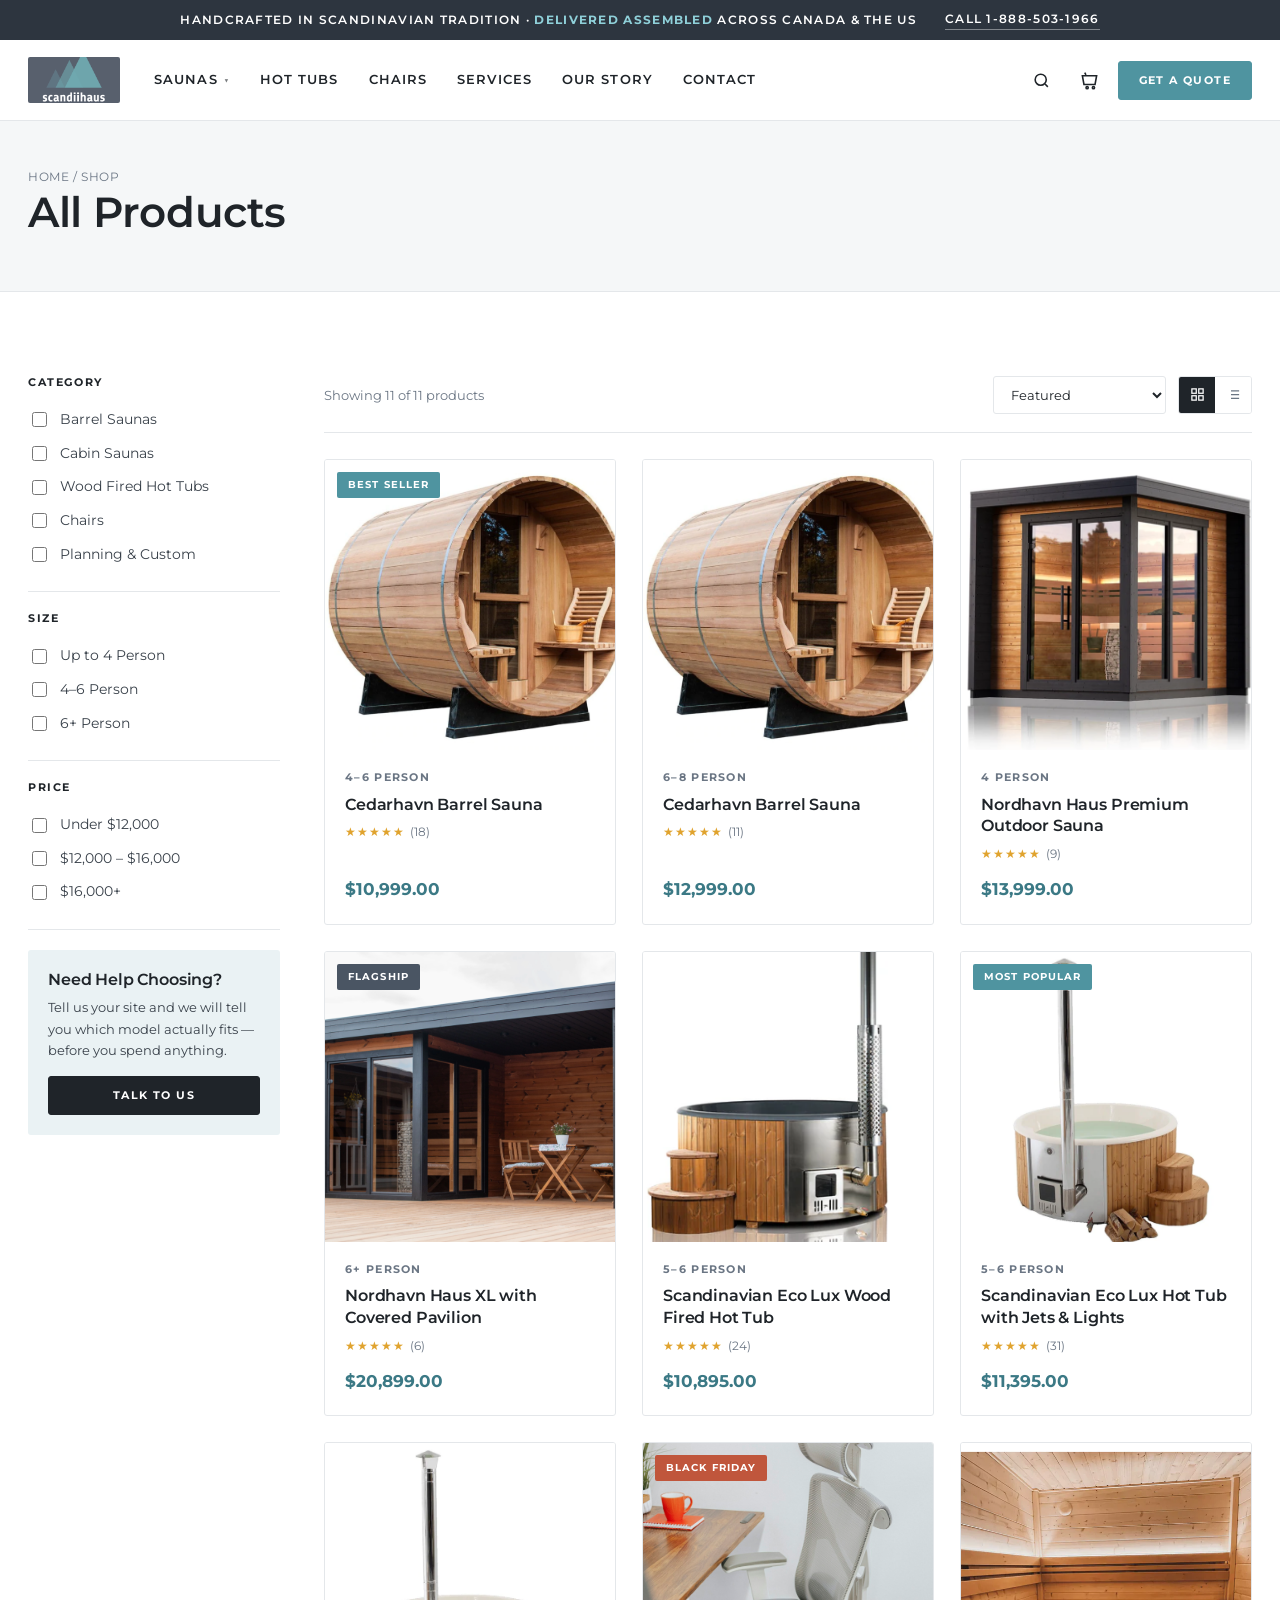
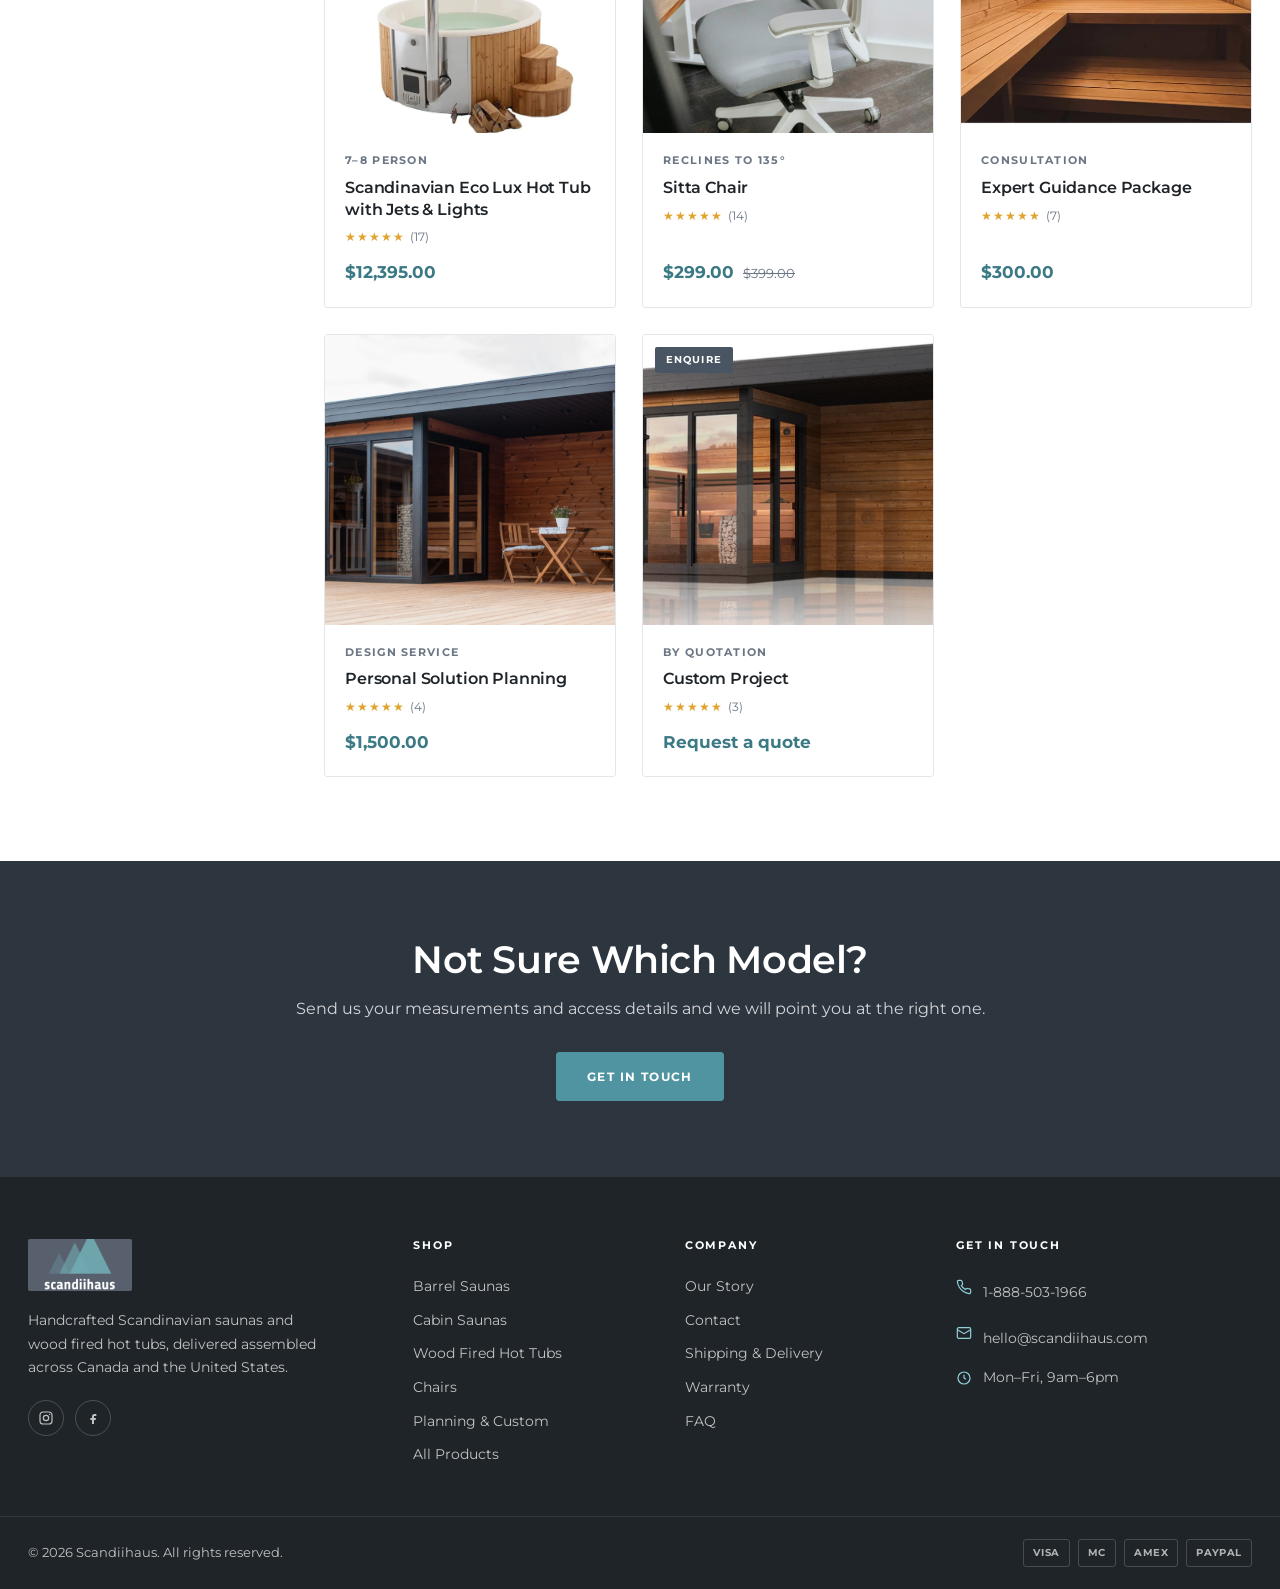
<file: shop.html>
<!DOCTYPE html>
<html lang="en">
<head>
<meta charset="UTF-8">
<meta name="viewport" content="width=device-width, initial-scale=1.0">
<title>Shop Saunas &amp; Wood Fired Hot Tubs | Scandiihaus</title>
<meta name="description" content="Browse Cedarhavn barrel saunas, Nordhavn Haus cabin saunas, Eco Lux wood fired hot tubs and planning services from Scandiihaus.">
<link rel="preconnect" href="https://fonts.googleapis.com">
<link rel="preconnect" href="https://fonts.gstatic.com" crossorigin>
<link href="https://fonts.googleapis.com/css2?family=Montserrat:wght@300;400;500;600;700&display=swap" rel="stylesheet">
<link rel="stylesheet" href="css/style.css">
</head>
<body>

<div class="announce">
  <div class="announce__inner">
    <div class="announce__track"><span>Handcrafted in Scandinavian tradition &middot; <b>Delivered assembled</b> across Canada &amp; the US</span></div>
    <a class="announce__phone" href="tel:18885031966">Call 1-888-503-1966</a>
  </div>
</div>

<header class="header">
  <div class="header__bar">
    <button class="burger" id="burger" aria-label="Open menu">
      <svg viewBox="0 0 24 24" fill="none" stroke="currentColor" stroke-width="2"><path d="M3 6h18M3 12h18M3 18h18"/></svg>
    </button>
    <a href="index.html" class="logo"><img src="images/logo.jpg" alt="Scandiihaus"></a>
    <ul class="nav">
      <li>
        <a class="nav__link" href="shop.html?cat=barrel-saunas,cabin-saunas">Saunas <span class="caret">▼</span></a>
        <div class="mega">
          <div class="mega__col">
            <h4>Shop by Type</h4>
            <a href="shop.html?cat=barrel-saunas,cabin-saunas">All Saunas</a>
            <a href="shop.html?cat=barrel-saunas">Barrel Saunas</a>
            <a href="shop.html?cat=cabin-saunas">Cabin Saunas</a>
            <a href="shop.html?cat=chairs">Chairs</a>
            <a href="shop.html?cat=services">Custom Builds</a>
          </div>
          <div class="mega__col">
            <h4>Shop by Size</h4>
            <a href="shop.html?cat=barrel-saunas,cabin-saunas&amp;size=to-4">Up to 4 Person</a>
            <a href="shop.html?cat=barrel-saunas,cabin-saunas&amp;size=4-6">4&ndash;6 Person</a>
            <a href="shop.html?cat=barrel-saunas,cabin-saunas&amp;size=6-plus">6+ Person</a>
          </div>
          <div class="mega__col">
            <h4>Shop by Price</h4>
            <a href="shop.html?cat=barrel-saunas,cabin-saunas&amp;price=under-12000">Under $12,000</a>
            <a href="shop.html?cat=barrel-saunas,cabin-saunas&amp;price=12000-16000">$12,000 &ndash; $16,000</a>
            <a href="shop.html?cat=barrel-saunas,cabin-saunas&amp;price=16000-plus">$16,000+</a>
          </div>
          <a class="mega__promo" href="product.html?id=nordhavn-haus-xl">
            <img src="images/sauna-nordhavn-pavilion.png" alt="Nordhavn Haus XL with covered pavilion">
            <span>Nordhavn Haus XL</span>
          </a>
        </div>
      </li>
      <li><a class="nav__link" href="shop.html?cat=hot-tubs">Hot Tubs</a></li>
      <li><a class="nav__link" href="shop.html?cat=chairs">Chairs</a></li>
      <li><a class="nav__link" href="shop.html?cat=services">Services</a></li>
      <li><a class="nav__link" href="about.html">Our Story</a></li>
      <li><a class="nav__link" href="contact.html">Contact</a></li>
    </ul>
    <div class="header__actions">
      <a class="icon-btn" href="shop.html" aria-label="Browse all products">
        <svg viewBox="0 0 24 24" fill="none" stroke="currentColor" stroke-width="2"><circle cx="11" cy="11" r="7"/><path d="M20 20l-3.5-3.5"/></svg>
      </a>
      <button class="icon-btn" id="cartBtn" aria-label="Open cart">
        <svg viewBox="0 0 24 24" fill="none" stroke="currentColor" stroke-width="2"><path d="M6 2l1.5 3M3 6h18l-2 11H5L3 6z"/><circle cx="9" cy="21" r="1.4"/><circle cx="17" cy="21" r="1.4"/></svg>
        <span class="cart-count" id="cartCount">0</span>
      </button>
      <a href="contact.html" class="btn btn--teal btn--sm">Get a Quote</a>
    </div>
  </div>
</header>

<div class="page-head">
  <div class="container">
    <p class="crumbs"><a href="index.html">Home</a> / <span id="crumbNow">Shop</span></p>
    <h1 id="shopTitle">All Products</h1>
  </div>
</div>

<section class="section">
  <div class="container shop">

    <aside class="filters">
      <div class="filter-group">
        <h4>Category</h4>
        <label><input type="checkbox" class="f-cat" value="barrel-saunas"> Barrel Saunas</label>
        <label><input type="checkbox" class="f-cat" value="cabin-saunas"> Cabin Saunas</label>
        <label><input type="checkbox" class="f-cat" value="hot-tubs"> Wood Fired Hot Tubs</label>
        <label><input type="checkbox" class="f-cat" value="chairs"> Chairs</label>
        <label><input type="checkbox" class="f-cat" value="services"> Planning &amp; Custom</label>
      </div>
      <div class="filter-group">
        <h4>Size</h4>
        <label><input type="checkbox" class="f-size" value="to-4"> Up to 4 Person</label>
        <label><input type="checkbox" class="f-size" value="4-6"> 4&ndash;6 Person</label>
        <label><input type="checkbox" class="f-size" value="6-plus"> 6+ Person</label>
      </div>
      <div class="filter-group">
        <h4>Price</h4>
        <label><input type="checkbox" class="f-price" value="under-12000"> Under $12,000</label>
        <label><input type="checkbox" class="f-price" value="12000-16000"> $12,000 &ndash; $16,000</label>
        <label><input type="checkbox" class="f-price" value="16000-plus"> $16,000+</label>
      </div>
      <div class="filter-help">
        <h4>Need Help Choosing?</h4>
        <p>Tell us your site and we will tell you which model actually fits &mdash; before you spend anything.</p>
        <a href="contact.html" class="btn btn--ink btn--sm btn--block">Talk To Us</a>
      </div>
    </aside>

    <div>
      <div class="toolbar">
        <span class="toolbar__count" id="count">Loading…</span>
        <div class="toolbar__right">
          <select id="sort" aria-label="Sort products">
            <option value="featured">Featured</option>
            <option value="price-asc">Price: Low to High</option>
            <option value="price-desc">Price: High to Low</option>
            <option value="name">Alphabetically, A–Z</option>
          </select>
          <div class="view-toggle">
            <button type="button" id="viewGrid" class="is-active" aria-label="Grid view">
              <svg viewBox="0 0 24 24" fill="none" stroke="currentColor" stroke-width="2"><rect x="3" y="3" width="7" height="7"/><rect x="14" y="3" width="7" height="7"/><rect x="3" y="14" width="7" height="7"/><rect x="14" y="14" width="7" height="7"/></svg>
            </button>
            <button type="button" id="viewList" aria-label="List view">
              <svg viewBox="0 0 24 24" fill="none" stroke="currentColor" stroke-width="2"><path d="M8 6h13M8 12h13M8 18h13M3 6h.01M3 12h.01M3 18h.01"/></svg>
            </button>
          </div>
        </div>
      </div>
      <div class="product-grid product-grid--3" id="grid"></div>
    </div>

  </div>
</section>

<section class="cta">
  <h2>Not Sure Which Model?</h2>
  <p>Send us your measurements and access details and we will point you at the right one.</p>
  <a href="contact.html" class="btn btn--teal">Get In Touch</a>
</section>

<footer class="footer">
  <div class="footer__top">
    <div class="footer__brand">
      <img src="images/logo.jpg" alt="Scandiihaus">
      <p>Handcrafted Scandinavian saunas and wood fired hot tubs, delivered assembled across Canada and the United States.</p>
      <div class="socials">
        <a href="https://www.instagram.com/scandiihaus" target="_blank" rel="noopener" aria-label="Instagram">
          <svg viewBox="0 0 24 24" fill="none" stroke="currentColor" stroke-width="1.8"><rect x="3" y="3" width="18" height="18" rx="5"/><circle cx="12" cy="12" r="4"/><circle cx="17.5" cy="6.5" r="1" fill="currentColor" stroke="none"/></svg>
        </a>
        <a href="https://www.facebook.com/scandiihaus" target="_blank" rel="noopener" aria-label="Facebook">
          <svg viewBox="0 0 24 24" fill="currentColor"><path d="M14 9h3V6h-3c-2 0-3.5 1.5-3.5 3.5V12H8v3h2.5v6h3v-6H16l.5-3h-3V9.5c0-.3.2-.5.5-.5z"/></svg>
        </a>
      </div>
    </div>
    <div class="footer__col">
      <h4>Shop</h4>
      <a href="shop.html?cat=barrel-saunas">Barrel Saunas</a>
      <a href="shop.html?cat=cabin-saunas">Cabin Saunas</a>
      <a href="shop.html?cat=hot-tubs">Wood Fired Hot Tubs</a>
      <a href="shop.html?cat=chairs">Chairs</a>
      <a href="shop.html?cat=services">Planning &amp; Custom</a>
      <a href="shop.html">All Products</a>
    </div>
    <div class="footer__col">
      <h4>Company</h4>
      <a href="about.html">Our Story</a>
      <a href="contact.html">Contact</a>
      <a href="contact.html">Shipping &amp; Delivery</a>
      <a href="contact.html">Warranty</a>
      <a href="contact.html">FAQ</a>
    </div>
    <div class="footer__col">
      <h4>Get In Touch</h4>
      <ul class="footer__contact">
        <li>
          <svg viewBox="0 0 24 24" fill="none" stroke="currentColor" stroke-width="1.8"><path d="M22 16.9v3a2 2 0 01-2.2 2 19.8 19.8 0 01-8.6-3.1 19.5 19.5 0 01-6-6A19.8 19.8 0 012.1 4.2 2 2 0 014.1 2h3a2 2 0 012 1.7c.1 1 .4 1.9.7 2.8a2 2 0 01-.5 2.1L8.1 9.9a16 16 0 006 6l1.3-1.2a2 2 0 012.1-.5c.9.3 1.8.6 2.8.7a2 2 0 011.7 2z"/></svg>
          <a href="tel:18885031966">1-888-503-1966</a>
        </li>
        <li>
          <svg viewBox="0 0 24 24" fill="none" stroke="currentColor" stroke-width="1.8"><rect x="2" y="4" width="20" height="16" rx="2"/><path d="M2 7l10 6 10-6"/></svg>
          <a href="mailto:hello@scandiihaus.com">hello@scandiihaus.com</a>
        </li>
        <li>
          <svg viewBox="0 0 24 24" fill="none" stroke="currentColor" stroke-width="1.8"><circle cx="12" cy="12" r="9"/><path d="M12 7v5l3 2"/></svg>
          Mon&ndash;Fri, 9am&ndash;6pm
        </li>
      </ul>
    </div>
  </div>
  <div class="footer__bottom">
    <div class="footer__bottom-in">
      <p>&copy; 2026 Scandiihaus. All rights reserved.</p>
      <div class="pay"><span>VISA</span><span>MC</span><span>AMEX</span><span>PAYPAL</span></div>
    </div>
  </div>
</footer>

<div class="scrim" id="scrim"></div>

<nav class="mobile-nav" id="mobileNav">
  <div class="mobile-nav__head">
    <img src="images/logo.jpg" alt="Scandiihaus">
    <button class="drawer__close" id="mobileClose" aria-label="Close menu">&times;</button>
  </div>
  <a class="m-link" href="shop.html?cat=barrel-saunas,cabin-saunas">Saunas</a>
  <a class="m-link" href="shop.html?cat=hot-tubs">Hot Tubs</a>
  <a class="m-link" href="shop.html?cat=chairs">Chairs</a>
  <a class="m-link" href="shop.html?cat=services">Services</a>
  <a class="m-link" href="about.html">Our Story</a>
  <a class="m-link" href="contact.html">Contact</a>
</nav>

<aside class="drawer" id="drawer">
  <div class="drawer__head">
    <h3>Your Cart</h3>
    <button class="drawer__close" id="drawerClose" aria-label="Close cart">&times;</button>
  </div>
  <div class="drawer__body" id="drawerBody"></div>
  <div class="drawer__foot">
    <div class="drawer__total"><span>Subtotal</span><span id="drawerTotal">$0.00</span></div>
    <button class="btn btn--teal btn--block" id="checkoutBtn">Request Checkout</button>
  </div>
</aside>

<button class="to-top" id="toTop" aria-label="Back to top">
  <svg viewBox="0 0 24 24" fill="none" stroke="currentColor" stroke-width="2"><path d="M12 19V5M5 12l7-7 7 7"/></svg>
</button>

<script src="js/main.js"></script>
<script>
const params = new URLSearchParams(location.search);
const initialCats = (params.get('cat') || '').split(',').filter(Boolean);
const initialSize = params.get('size');
const initialPrice = params.get('price');

const TITLES = {
  'barrel-saunas': 'Barrel Saunas',
  'cabin-saunas': 'Cabin Saunas',
  'hot-tubs': 'Wood Fired Hot Tubs',
  'chairs': 'Chairs',
  'services': 'Planning & Custom'
};

function sizeBucket(capacity) {
  const nums = (capacity.match(/\d+/g) || []).map(Number);
  if (!nums.length) return null;
  const max = Math.max(...nums);
  if (capacity.includes('+') && max >= 6) return '6-plus';
  if (max <= 4) return 'to-4';
  if (max <= 6) return '4-6';
  return '6-plus';
}

function priceBucket(price) {
  if (price === null) return null;
  if (price < 12000) return 'under-12000';
  if (price <= 16000) return '12000-16000';
  return '16000-plus';
}

const checkedValues = (sel) => [...document.querySelectorAll(sel + ':checked')].map(c => c.value);

function render() {
  const cats = checkedValues('.f-cat');
  const sizes = checkedValues('.f-size');
  const prices = checkedValues('.f-price');

  let list = PRODUCTS.slice();
  if (cats.length) list = list.filter(p => cats.includes(p.category));
  if (sizes.length) list = list.filter(p => sizes.includes(sizeBucket(p.capacity)));
  if (prices.length) list = list.filter(p => prices.includes(priceBucket(p.price)));

  const sort = document.getElementById('sort').value;
  const rank = (p) => (p.price === null ? Number.MAX_SAFE_INTEGER : p.price);
  if (sort === 'price-asc') list.sort((a, b) => rank(a) - rank(b));
  if (sort === 'price-desc') list.sort((a, b) => rank(b) - rank(a));
  if (sort === 'name') list.sort((a, b) => a.name.localeCompare(b.name));

  document.getElementById('count').textContent =
    `Showing ${list.length} of ${PRODUCTS.length} product${PRODUCTS.length !== 1 ? 's' : ''}`;

  const grid = document.getElementById('grid');
  grid.innerHTML = list.length
    ? list.map(cardHTML).join('')
    : '<p class="empty-state">No products match these filters. Try widening your selection.</p>';
}

/* apply deep-link filters */
initialCats.forEach(c => {
  const box = document.querySelector(`.f-cat[value="${c}"]`);
  if (box) box.checked = true;
});
if (initialSize) {
  const box = document.querySelector(`.f-size[value="${initialSize}"]`);
  if (box) box.checked = true;
}
if (initialPrice) {
  const box = document.querySelector(`.f-price[value="${initialPrice}"]`);
  if (box) box.checked = true;
}

if (initialCats.length === 1 && TITLES[initialCats[0]]) {
  document.getElementById('shopTitle').textContent = TITLES[initialCats[0]];
  document.getElementById('crumbNow').textContent = TITLES[initialCats[0]];
} else if (initialCats.length > 1) {
  document.getElementById('shopTitle').textContent = 'Saunas';
  document.getElementById('crumbNow').textContent = 'Saunas';
}

document.querySelectorAll('.f-cat, .f-size, .f-price').forEach(el =>
  el.addEventListener('change', render)
);
document.getElementById('sort').addEventListener('change', render);

document.getElementById('viewGrid').addEventListener('click', () => {
  document.getElementById('grid').classList.remove('is-list');
  document.getElementById('viewGrid').classList.add('is-active');
  document.getElementById('viewList').classList.remove('is-active');
});
document.getElementById('viewList').addEventListener('click', () => {
  document.getElementById('grid').classList.add('is-list');
  document.getElementById('viewList').classList.add('is-active');
  document.getElementById('viewGrid').classList.remove('is-active');
});

render();
</script>
</body>
</html>
</file>
<file: css/style.css>
/* ==========================================================================
   Scandiihaus — design tokens
   Palette derived from the Scandiihaus logo (slate + teal)
   ========================================================================== */
:root{
  --ink:#1f2429;
  --ink-soft:#39414a;
  --slate:#4a5563;
  --slate-deep:#2d353f;
  --teal:#4f94a0;
  --teal-dark:#3b7985;
  --teal-wash:#eaf2f4;
  --sale:#c0563c;
  --paper:#ffffff;
  --mist:#f5f7f8;
  --sand:#f8f5f0;
  --line:#e4e7ea;
  --line-soft:#eef0f2;
  --muted:#6b7684;
  --radius:3px;
  --sans:'Montserrat', 'Helvetica Neue', Arial, sans-serif;
  --maxw:1340px;
  --ease:cubic-bezier(.33,0,.2,1);
}

*{box-sizing:border-box;}
html{scroll-behavior:smooth;-webkit-text-size-adjust:100%;}
body{
  margin:0;
  font-family:var(--sans);
  font-weight:400;
  color:var(--ink);
  background:var(--paper);
  line-height:1.6;
  -webkit-font-smoothing:antialiased;
}
img{max-width:100%;display:block;}
a{color:inherit;text-decoration:none;}
ul{margin:0;padding:0;list-style:none;}
p{margin:0;}
h1,h2,h3,h4,h5{margin:0;font-weight:600;letter-spacing:-.01em;line-height:1.2;}
button{font-family:inherit;}
.container{max-width:var(--maxw);margin:0 auto;padding:0 28px;}
.section{padding:84px 0;}
.section--tight{padding:56px 0;}
.bg-mist{background:var(--mist);}
.bg-sand{background:var(--sand);}
.bg-slate{background:var(--slate-deep);color:#fff;}

/* ===== Buttons ===== */
.btn{
  display:inline-flex;align-items:center;justify-content:center;gap:9px;
  padding:14px 30px;font-size:12px;font-weight:700;letter-spacing:1.4px;
  text-transform:uppercase;border:1.5px solid transparent;border-radius:var(--radius);
  cursor:pointer;transition:background-color .25s var(--ease),color .25s var(--ease),border-color .25s var(--ease);
  background:transparent;color:var(--ink);text-align:center;
}
.btn--teal{background:var(--teal);color:#fff;border-color:var(--teal);}
.btn--teal:hover{background:var(--teal-dark);border-color:var(--teal-dark);}
.btn--ink{background:var(--ink);color:#fff;border-color:var(--ink);}
.btn--ink:hover{background:var(--teal);border-color:var(--teal);}
.btn--outline{border-color:var(--ink);color:var(--ink);}
.btn--outline:hover{background:var(--ink);color:#fff;}
.btn--light{border-color:#fff;color:#fff;}
.btn--light:hover{background:#fff;color:var(--ink);}
.btn--sm{padding:10px 20px;font-size:11px;}
.btn--block{width:100%;}

.eyebrow{
  display:block;font-size:11px;font-weight:700;letter-spacing:2.6px;
  text-transform:uppercase;color:var(--teal);margin-bottom:14px;
}

/* ===== Announcement bar (marquee) ===== */
.announce{
  background:var(--slate-deep);color:#fff;overflow:hidden;
  font-size:11.5px;letter-spacing:1.3px;text-transform:uppercase;font-weight:600;
}
.announce__inner{display:flex;align-items:center;justify-content:center;gap:28px;padding:10px 20px;}
.announce__track{display:flex;gap:28px;white-space:nowrap;}
.announce b{color:#8fd0d9;font-weight:700;}
.announce__phone{color:#fff;border-bottom:1px solid rgba(255,255,255,.4);padding-bottom:1px;}
.announce__phone:hover{color:#8fd0d9;border-color:#8fd0d9;}

/* ===== Header ===== */
.header{
  position:sticky;top:0;z-index:600;background:var(--paper);
  border-bottom:1px solid var(--line);transition:box-shadow .3s var(--ease);
}
.header.is-stuck{box-shadow:0 6px 24px rgba(31,36,41,.09);}
.header__bar{
  max-width:var(--maxw);margin:0 auto;padding:16px 28px;
  display:flex;align-items:center;gap:26px;
}
.logo{display:flex;align-items:center;flex:0 0 auto;}
.logo img{height:46px;width:auto;border-radius:2px;}
.nav{display:flex;align-items:center;gap:30px;margin-left:8px;}
.nav>li{position:relative;}
.nav__link{
  display:flex;align-items:center;gap:6px;padding:14px 0;
  font-size:12.5px;font-weight:600;letter-spacing:1.1px;text-transform:uppercase;
  transition:color .2s var(--ease);
}
.nav__link:hover{color:var(--teal);}
.nav__link .caret{font-size:8px;opacity:.6;transition:transform .25s var(--ease);}
.nav>li:hover .caret{transform:rotate(180deg);}
.header__actions{display:flex;align-items:center;gap:8px;margin-left:auto;}
.icon-btn{
  background:none;border:none;cursor:pointer;color:var(--ink);
  width:40px;height:40px;display:flex;align-items:center;justify-content:center;
  border-radius:50%;transition:background-color .2s var(--ease),color .2s var(--ease);position:relative;
}
.icon-btn:hover{background:var(--mist);color:var(--teal);}
.icon-btn svg{width:19px;height:19px;}
.cart-count{
  position:absolute;top:4px;right:3px;min-width:17px;height:17px;padding:0 4px;
  background:var(--teal);color:#fff;border-radius:9px;font-size:10px;font-weight:700;
  display:none;align-items:center;justify-content:center;line-height:1;
}
.cart-count.is-visible{display:flex;}

/* ===== Mega menu ===== */
.mega{
  position:absolute;top:100%;left:50%;transform:translateX(-50%) translateY(10px);
  background:var(--paper);border:1px solid var(--line);border-top:2px solid var(--teal);
  box-shadow:0 22px 48px rgba(31,36,41,.14);
  padding:32px;display:grid;grid-template-columns:repeat(3,170px) 240px;gap:34px;
  opacity:0;visibility:hidden;pointer-events:none;
  transition:opacity .22s var(--ease),transform .22s var(--ease),visibility .22s;
}
.nav>li:hover .mega{opacity:1;visibility:visible;pointer-events:auto;transform:translateX(-50%) translateY(0);}
.mega__col h4{
  font-size:10.5px;font-weight:700;letter-spacing:1.8px;text-transform:uppercase;
  color:var(--muted);margin-bottom:15px;padding-bottom:10px;border-bottom:1px solid var(--line-soft);
}
.mega__col a{
  display:block;padding:7px 0;font-size:13.5px;font-weight:500;color:var(--ink-soft);
  transition:color .18s var(--ease),padding-left .18s var(--ease);
}
.mega__col a:hover{color:var(--teal);padding-left:5px;}
.mega__promo{position:relative;overflow:hidden;border-radius:var(--radius);}
.mega__promo img{height:100%;width:100%;object-fit:cover;transition:transform .6s var(--ease);}
.mega__promo:hover img{transform:scale(1.06);}
.mega__promo span{
  position:absolute;left:0;right:0;bottom:0;padding:16px;
  background:linear-gradient(transparent,rgba(31,36,41,.85));
  color:#fff;font-size:12px;font-weight:700;letter-spacing:.8px;text-transform:uppercase;
}

/* ===== Mobile nav ===== */
.burger{display:none;background:none;border:none;cursor:pointer;padding:8px;color:var(--ink);}
.burger svg{width:22px;height:22px;}
.mobile-nav{
  position:fixed;inset:0;z-index:900;background:var(--paper);
  transform:translateX(-100%);transition:transform .35s var(--ease);
  display:flex;flex-direction:column;padding:22px;overflow-y:auto;
}
.mobile-nav.is-open{transform:translateX(0);}
.mobile-nav__head{display:flex;align-items:center;justify-content:space-between;margin-bottom:26px;}
.mobile-nav__head img{height:40px;}
.mobile-nav a.m-link{
  padding:15px 2px;border-bottom:1px solid var(--line-soft);
  font-size:14px;font-weight:600;letter-spacing:.6px;text-transform:uppercase;
}
.mobile-nav h5{
  margin:22px 0 4px;font-size:10.5px;letter-spacing:1.8px;text-transform:uppercase;color:var(--muted);
}
.mobile-nav a.m-sub{padding:11px 2px;border-bottom:1px solid var(--line-soft);font-size:13.5px;color:var(--ink-soft);}

/* ===== Hero ===== */
.hero{position:relative;min-height:clamp(460px,76vh,720px);display:flex;align-items:center;overflow:hidden;background:var(--slate-deep);}
.hero__media{position:absolute;inset:0;}
.hero__media video,.hero__media img{width:100%;height:100%;object-fit:cover;}
.hero__scrim{position:absolute;inset:0;background:linear-gradient(100deg,rgba(25,31,37,.82) 0%,rgba(25,31,37,.55) 45%,rgba(25,31,37,.2) 100%);}
.hero__inner{position:relative;max-width:var(--maxw);margin:0 auto;padding:0 28px;width:100%;}
.hero__content{max-width:620px;color:#fff;}
.hero .eyebrow{color:#8fd0d9;}
.hero h1{font-size:clamp(34px,5.4vw,60px);font-weight:700;margin-bottom:20px;letter-spacing:-.02em;}
.hero p{font-size:clamp(15px,1.7vw,18px);color:rgba(255,255,255,.9);margin-bottom:34px;max-width:520px;}
.hero__cta{display:flex;gap:14px;flex-wrap:wrap;}

/* ===== USP strip ===== */
.usp{background:var(--slate-deep);color:#fff;}
.usp__grid{display:grid;grid-template-columns:repeat(4,1fr);gap:24px;padding:24px 28px;max-width:var(--maxw);margin:0 auto;}
.usp__item{display:flex;align-items:center;gap:12px;font-size:12.5px;letter-spacing:.4px;}
.usp__item svg{width:22px;height:22px;flex:0 0 22px;color:#8fd0d9;}

/* ===== Section heading ===== */
.section-head{text-align:center;max-width:660px;margin:0 auto 46px;}
.section-head h2{font-size:clamp(26px,3.6vw,40px);margin-bottom:14px;}
.section-head p{color:var(--muted);font-size:15.5px;}
.section-head--left{text-align:left;margin-left:0;}

/* ===== Collection tiles ===== */
.collections{display:grid;grid-template-columns:repeat(4,1fr);gap:22px;}
.collection{position:relative;display:block;aspect-ratio:3/4;overflow:hidden;border-radius:var(--radius);background:var(--mist);}
.collection img{position:absolute;inset:0;width:100%;height:100%;object-fit:cover;transition:transform .7s var(--ease);}
.collection:hover img{transform:scale(1.07);}
.collection::after{content:"";position:absolute;inset:0;background:linear-gradient(transparent 42%,rgba(25,31,37,.78));}
.collection__label{position:absolute;left:22px;right:22px;bottom:22px;z-index:2;color:#fff;}
.collection__label h3{font-size:20px;margin-bottom:4px;}
.collection__label span{font-size:12px;letter-spacing:.6px;opacity:.85;}
.collection__label em{
  display:inline-block;margin-top:12px;font-style:normal;font-size:11px;font-weight:700;
  letter-spacing:1.4px;text-transform:uppercase;border-bottom:1.5px solid #8fd0d9;padding-bottom:3px;
}

/* ===== Product grid / cards ===== */
.product-grid{display:grid;grid-template-columns:repeat(4,1fr);gap:26px;}
.product-grid--3{grid-template-columns:repeat(3,1fr);}
.card{
  position:relative;display:flex;flex-direction:column;background:var(--paper);
  border:1px solid var(--line);border-radius:var(--radius);overflow:hidden;
  transition:box-shadow .3s var(--ease),transform .3s var(--ease);
}
.card:hover{box-shadow:0 18px 38px rgba(31,36,41,.1);transform:translateY(-3px);}
.card__media{position:relative;aspect-ratio:1/1;overflow:hidden;background:var(--mist);}
.card__media img{width:100%;height:100%;object-fit:cover;transition:transform .6s var(--ease);}
.card:hover .card__media img{transform:scale(1.05);}
.badge{
  position:absolute;top:12px;left:12px;z-index:3;padding:5px 11px;border-radius:2px;
  font-size:10px;font-weight:700;letter-spacing:1.1px;text-transform:uppercase;color:#fff;background:var(--sale);
}
.badge--sale{background:var(--sale);}
.badge--teal{background:var(--teal);}
.badge--slate{background:var(--slate);}
.card__quick{
  position:absolute;left:12px;right:12px;bottom:12px;z-index:3;display:block;text-align:center;
  padding:12px;border:none;background:var(--ink);color:#fff;cursor:pointer;
  font-size:11px;font-weight:700;letter-spacing:1.2px;text-transform:uppercase;border-radius:2px;
  opacity:0;transform:translateY(8px);transition:opacity .25s var(--ease),transform .25s var(--ease),background-color .2s;
}
.card:hover .card__quick{opacity:1;transform:translateY(0);}
.card__quick:hover{background:var(--teal);}
.card__body{padding:20px;display:flex;flex-direction:column;gap:7px;flex:1;}
.card__cap{font-size:10.5px;font-weight:700;letter-spacing:1.3px;text-transform:uppercase;color:var(--muted);}
.card__body h3{font-size:15.5px;font-weight:600;line-height:1.4;}
.card__stars{font-size:12px;color:#e0a32e;letter-spacing:1px;}
.card__stars span{color:var(--muted);letter-spacing:0;margin-left:5px;}
.card__price{display:flex;align-items:baseline;gap:9px;margin-top:auto;padding-top:6px;}
.price-now{font-size:17px;font-weight:700;color:var(--teal-dark);}
.price-was{font-size:13px;color:var(--muted);text-decoration:line-through;}

/* ===== Page header ===== */
.page-head{background:var(--mist);border-bottom:1px solid var(--line);padding:46px 0;}
.page-head h1{font-size:clamp(27px,4vw,42px);margin-bottom:8px;}
.crumbs{font-size:12px;letter-spacing:.6px;color:var(--muted);text-transform:uppercase;}
.crumbs a:hover{color:var(--teal);}

/* ===== Shop layout ===== */
.shop{display:grid;grid-template-columns:252px 1fr;gap:44px;align-items:start;}
.filters{position:sticky;top:104px;}
.filter-group{border-bottom:1px solid var(--line);padding-bottom:20px;margin-bottom:20px;}
.filter-group h4{font-size:11px;font-weight:700;letter-spacing:1.6px;text-transform:uppercase;margin-bottom:14px;}
.filter-group label{
  display:flex;align-items:center;gap:10px;padding:6px 0;font-size:13.5px;
  color:var(--ink-soft);cursor:pointer;transition:color .18s var(--ease);
}
.filter-group label:hover{color:var(--teal);}
.filter-group input[type=checkbox]{accent-color:var(--teal);width:15px;height:15px;cursor:pointer;}
.filter-help{background:var(--teal-wash);padding:20px;border-radius:var(--radius);}
.filter-help h4{margin-bottom:8px;}
.filter-help p{font-size:13px;color:var(--ink-soft);margin-bottom:14px;line-height:1.65;}
.toolbar{
  display:flex;align-items:center;justify-content:space-between;gap:16px;flex-wrap:wrap;
  padding-bottom:18px;margin-bottom:26px;border-bottom:1px solid var(--line);
}
.toolbar__count{font-size:13px;color:var(--muted);}
.toolbar__right{display:flex;align-items:center;gap:12px;}
.toolbar select{
  padding:9px 13px;border:1px solid var(--line);background:#fff;font-size:13px;
  font-family:inherit;color:var(--ink);border-radius:var(--radius);cursor:pointer;
}
.view-toggle{display:flex;border:1px solid var(--line);border-radius:var(--radius);overflow:hidden;}
.view-toggle button{
  width:36px;height:36px;border:none;background:#fff;cursor:pointer;color:var(--muted);
  display:flex;align-items:center;justify-content:center;transition:background-color .2s,color .2s;
}
.view-toggle button svg{width:15px;height:15px;}
.view-toggle button.is-active{background:var(--ink);color:#fff;}
.empty-state{padding:60px 20px;text-align:center;color:var(--muted);}

/* list view */
.product-grid.is-list{display:flex;flex-direction:column;gap:18px;}
.product-grid.is-list .card{flex-direction:row;}
.product-grid.is-list .card__media{flex:0 0 240px;aspect-ratio:4/3;}
.product-grid.is-list .card__body{padding:24px 28px;}
.product-grid.is-list .card__quick{position:static;opacity:1;transform:none;width:fit-content;padding:11px 22px;margin-top:10px;}

/* ===== Product detail ===== */
.pdp{display:grid;grid-template-columns:1.05fr 1fr;gap:56px;padding:48px 0 0;align-items:start;}
.gallery__main{
  aspect-ratio:1/1;background:var(--mist);border-radius:var(--radius);overflow:hidden;margin-bottom:12px;
}
.gallery__main img{width:100%;height:100%;object-fit:cover;}
.gallery__thumbs{display:grid;grid-template-columns:repeat(4,1fr);gap:10px;}
.gallery__thumbs button{
  aspect-ratio:1/1;border:2px solid transparent;background:var(--mist);padding:0;cursor:pointer;
  overflow:hidden;border-radius:2px;transition:border-color .2s var(--ease);
}
.gallery__thumbs button.is-active{border-color:var(--teal);}
.gallery__thumbs img{width:100%;height:100%;object-fit:cover;}
.pdp__cap{font-size:11px;font-weight:700;letter-spacing:1.6px;text-transform:uppercase;color:var(--muted);margin-bottom:10px;}
.pdp h1{font-size:clamp(23px,3vw,33px);margin-bottom:12px;}
.pdp__rating{display:flex;align-items:center;gap:8px;font-size:13px;color:var(--muted);margin-bottom:20px;}
.pdp__rating .stars{color:#e0a32e;letter-spacing:1.5px;}
.pdp__price{display:flex;align-items:baseline;gap:12px;margin-bottom:10px;}
.pdp__price .now{font-size:28px;font-weight:700;color:var(--teal-dark);}
.pdp__price .was{font-size:16px;color:var(--muted);text-decoration:line-through;}
.pdp__save{
  display:inline-block;background:#eaf6ee;color:#2d6b43;font-size:11.5px;font-weight:700;
  letter-spacing:.5px;padding:5px 11px;border-radius:2px;margin-bottom:20px;
}
.pdp__stock{display:flex;align-items:center;gap:8px;font-size:13px;color:#2d6b43;margin-bottom:22px;font-weight:600;}
.pdp__stock i{width:8px;height:8px;border-radius:50%;background:#3b9159;display:block;}
.pdp__summary{color:var(--ink-soft);font-size:14.5px;line-height:1.75;margin-bottom:26px;}
.option{margin-bottom:22px;}
.option h4{font-size:11px;font-weight:700;letter-spacing:1.5px;text-transform:uppercase;margin-bottom:10px;}
.option select{
  width:100%;padding:13px 14px;border:1px solid var(--line);background:#fff;font-family:inherit;
  font-size:14px;border-radius:var(--radius);cursor:pointer;color:var(--ink);
}
.qty{display:flex;align-items:center;border:1px solid var(--line);border-radius:var(--radius);width:fit-content;}
.qty button{width:44px;height:46px;border:none;background:#fff;cursor:pointer;font-size:17px;color:var(--ink);transition:background-color .2s;}
.qty button:hover{background:var(--mist);}
.qty input{width:54px;height:46px;border:none;text-align:center;font-family:inherit;font-size:15px;font-weight:600;color:var(--ink);}
.pdp__actions{display:flex;flex-direction:column;gap:11px;margin:24px 0;}
.pdp__trust{display:flex;flex-wrap:wrap;gap:10px 22px;padding-top:22px;border-top:1px solid var(--line);font-size:12.5px;color:var(--muted);}
.pdp__trust span{display:flex;align-items:center;gap:7px;}
.pdp__trust svg{width:16px;height:16px;color:var(--teal);}

/* ===== Accordion ===== */
.acc{border-top:1px solid var(--line);margin-top:30px;}
.acc__item{border-bottom:1px solid var(--line);}
.acc__q{
  width:100%;display:flex;align-items:center;justify-content:space-between;gap:16px;
  padding:19px 2px;background:none;border:none;cursor:pointer;text-align:left;
  font-family:inherit;font-size:13.5px;font-weight:700;letter-spacing:.8px;text-transform:uppercase;color:var(--ink);
}
.acc__q .sign{font-size:19px;color:var(--teal);transition:transform .28s var(--ease);line-height:1;}
.acc__item.is-open .acc__q .sign{transform:rotate(45deg);}
.acc__a{max-height:0;overflow:hidden;transition:max-height .34s var(--ease);}
.acc__item.is-open .acc__a{max-height:700px;}
.acc__a-inner{padding:0 2px 22px;color:var(--ink-soft);font-size:14px;line-height:1.75;}
.spec-list{display:flex;flex-direction:column;gap:9px;}
.spec-list li{display:flex;gap:10px;align-items:flex-start;}
.spec-list li::before{content:"✓";color:var(--teal);font-weight:700;flex:0 0 auto;}

/* ===== Testimonials ===== */
.testimonials{display:grid;grid-template-columns:repeat(4,1fr);gap:24px;}
.quote-card{background:var(--paper);border:1px solid var(--line);border-radius:var(--radius);padding:28px;}
.quote-card .stars{color:#e0a32e;letter-spacing:2px;font-size:13px;margin-bottom:14px;}
.quote-card p{font-size:14px;line-height:1.75;color:var(--ink-soft);margin-bottom:18px;}
.quote-card cite{font-style:normal;font-size:12.5px;font-weight:700;letter-spacing:.4px;}
.quote-card cite span{display:block;font-weight:400;color:var(--muted);font-size:12px;margin-top:3px;}

/* ===== Split / philosophy ===== */
.split{display:grid;grid-template-columns:1fr 1fr;gap:60px;align-items:center;}
.split__media{aspect-ratio:4/3;overflow:hidden;border-radius:var(--radius);}
.split__media img{width:100%;height:100%;object-fit:cover;}
.split h2{font-size:clamp(25px,3.3vw,36px);margin-bottom:18px;}
.split p{color:var(--ink-soft);font-size:15px;line-height:1.8;margin-bottom:16px;}
.ticks{display:flex;flex-direction:column;gap:12px;margin:24px 0;}
.ticks li{display:flex;gap:12px;align-items:flex-start;font-size:14.5px;color:var(--ink-soft);}
.ticks li svg{width:19px;height:19px;flex:0 0 19px;color:var(--teal);margin-top:2px;}
.split--flip .split__media{order:2;}

/* ===== Stats ===== */
.stats{display:grid;grid-template-columns:repeat(4,1fr);gap:30px;text-align:center;}
.stats h3{font-size:clamp(28px,3.6vw,40px);color:#8fd0d9;margin-bottom:6px;}
.stats p{font-size:12.5px;letter-spacing:1.3px;text-transform:uppercase;color:rgba(255,255,255,.72);}

/* ===== Journal / blog ===== */
.posts{display:grid;grid-template-columns:repeat(3,1fr);gap:28px;}
.post{display:block;background:var(--paper);border:1px solid var(--line);border-radius:var(--radius);overflow:hidden;transition:box-shadow .3s var(--ease),transform .3s var(--ease);}
.post:hover{box-shadow:0 18px 38px rgba(31,36,41,.1);transform:translateY(-3px);}
.post__media{aspect-ratio:16/10;overflow:hidden;background:var(--mist);}
.post__media img{width:100%;height:100%;object-fit:cover;transition:transform .6s var(--ease);}
.post:hover .post__media img{transform:scale(1.05);}
.post__body{padding:24px;}
.post__meta{font-size:11px;font-weight:700;letter-spacing:1.4px;text-transform:uppercase;color:var(--teal);margin-bottom:10px;}
.post__body h3{font-size:17px;margin-bottom:10px;line-height:1.35;}
.post__body p{font-size:13.5px;color:var(--muted);line-height:1.7;}

/* ===== Gallery strip ===== */
.strip{display:grid;grid-template-columns:repeat(6,1fr);gap:8px;}
.strip a{position:relative;aspect-ratio:1/1;overflow:hidden;display:block;background:var(--mist);}
.strip img{width:100%;height:100%;object-fit:cover;transition:transform .6s var(--ease),opacity .3s;}
.strip a:hover img{transform:scale(1.08);opacity:.85;}

/* ===== Newsletter ===== */
.cta{background:var(--slate-deep);color:#fff;text-align:center;padding:76px 28px;}
.cta h2{font-size:clamp(25px,3.6vw,38px);margin-bottom:14px;}
.cta p{color:rgba(255,255,255,.8);margin-bottom:30px;font-size:15.5px;}
.subscribe{display:flex;max-width:470px;margin:0 auto;gap:0;}
.subscribe input{
  flex:1;padding:15px 18px;border:1px solid transparent;font-family:inherit;font-size:14px;
  border-radius:var(--radius) 0 0 var(--radius);color:var(--ink);min-width:0;
}
.subscribe button{
  padding:15px 28px;border:none;background:var(--teal);color:#fff;cursor:pointer;
  font-size:11.5px;font-weight:700;letter-spacing:1.3px;text-transform:uppercase;
  border-radius:0 var(--radius) var(--radius) 0;transition:background-color .2s;
}
.subscribe button:hover{background:var(--teal-dark);}

/* ===== Footer ===== */
.footer{background:var(--ink);color:rgba(255,255,255,.72);}
.footer__top{
  max-width:var(--maxw);margin:0 auto;padding:62px 28px 44px;
  display:grid;grid-template-columns:1.5fr 1fr 1fr 1.3fr;gap:44px;
}
.footer__brand img{height:52px;margin-bottom:18px;border-radius:2px;}
.footer__brand p{font-size:13.5px;line-height:1.75;max-width:290px;margin-bottom:20px;}
.footer h4{font-size:11px;font-weight:700;letter-spacing:1.8px;text-transform:uppercase;color:#fff;margin-bottom:18px;}
.footer__col a{display:block;padding:6px 0;font-size:13.5px;transition:color .18s var(--ease);}
.footer__col a:hover{color:#8fd0d9;}
.footer__contact li{display:flex;gap:11px;font-size:13.5px;padding:6px 0;align-items:flex-start;}
.footer__contact svg{width:16px;height:16px;flex:0 0 16px;color:#8fd0d9;margin-top:3px;}
.footer__contact a:hover{color:#8fd0d9;}
.socials{display:flex;gap:11px;}
.socials a{
  width:36px;height:36px;border:1px solid rgba(255,255,255,.2);border-radius:50%;
  display:flex;align-items:center;justify-content:center;transition:background-color .2s,border-color .2s;
}
.socials a:hover{background:var(--teal);border-color:var(--teal);}
.socials svg{width:16px;height:16px;}
.footer__bottom{
  border-top:1px solid rgba(255,255,255,.1);
}
.footer__bottom-in{
  max-width:var(--maxw);margin:0 auto;padding:22px 28px;
  display:flex;justify-content:space-between;align-items:center;gap:18px;flex-wrap:wrap;font-size:12.5px;
}
.pay{display:flex;gap:8px;align-items:center;}
.pay span{
  padding:5px 9px;border:1px solid rgba(255,255,255,.18);border-radius:3px;
  font-size:10px;font-weight:700;letter-spacing:.6px;color:rgba(255,255,255,.65);
}

/* ===== Cart drawer ===== */
.scrim{position:fixed;inset:0;background:rgba(25,31,37,.5);opacity:0;visibility:hidden;transition:opacity .3s,visibility .3s;z-index:950;}
.scrim.is-open{opacity:1;visibility:visible;}
.drawer{
  position:fixed;top:0;right:0;bottom:0;width:min(400px,100%);background:#fff;z-index:960;
  transform:translateX(100%);transition:transform .35s var(--ease);display:flex;flex-direction:column;
}
.drawer.is-open{transform:translateX(0);}
.drawer__head{display:flex;align-items:center;justify-content:space-between;padding:22px 24px;border-bottom:1px solid var(--line);}
.drawer__head h3{font-size:15px;letter-spacing:1.2px;text-transform:uppercase;}
.drawer__close{background:none;border:none;font-size:25px;cursor:pointer;color:var(--muted);line-height:1;}
.drawer__body{flex:1;overflow-y:auto;padding:20px 24px;}
.drawer__empty{text-align:center;color:var(--muted);padding:50px 0;font-size:14px;}
.line-item{display:flex;gap:14px;padding:14px 0;border-bottom:1px solid var(--line-soft);}
.line-item img{width:72px;height:72px;object-fit:cover;border-radius:2px;flex:0 0 72px;}
.line-item h5{font-size:13.5px;font-weight:600;margin-bottom:5px;line-height:1.4;}
.line-item p{font-size:13px;color:var(--muted);margin-bottom:6px;}
.line-item button{background:none;border:none;padding:0;font-size:12px;color:var(--sale);cursor:pointer;text-decoration:underline;}
.drawer__foot{padding:20px 24px;border-top:1px solid var(--line);}
.drawer__total{display:flex;justify-content:space-between;margin-bottom:16px;font-size:15px;font-weight:700;}

/* ===== Scroll reveal ===== */
.reveal{opacity:0;transform:translateY(26px);transition:opacity .7s var(--ease),transform .7s var(--ease);}
.reveal.is-in{opacity:1;transform:none;}

/* ===== Back to top ===== */
.to-top{
  position:fixed;right:24px;bottom:24px;width:46px;height:46px;border-radius:50%;
  background:var(--ink);color:#fff;border:none;cursor:pointer;z-index:500;
  display:flex;align-items:center;justify-content:center;
  opacity:0;visibility:hidden;transition:opacity .3s,visibility .3s,background-color .2s;
}
.to-top.is-visible{opacity:1;visibility:visible;}
.to-top:hover{background:var(--teal);}
.to-top svg{width:17px;height:17px;}

/* ===== Forms ===== */
.form-grid{display:grid;grid-template-columns:1fr 1fr;gap:18px;}
.field{display:flex;flex-direction:column;gap:7px;margin-bottom:18px;}
.field label{font-size:11.5px;font-weight:700;letter-spacing:1.2px;text-transform:uppercase;color:var(--ink-soft);}
.field input,.field textarea,.field select{
  padding:13px 15px;border:1px solid var(--line);font-family:inherit;font-size:14px;
  border-radius:var(--radius);color:var(--ink);background:#fff;
}
.field input:focus,.field textarea:focus,.field select:focus{outline:2px solid var(--teal-wash);border-color:var(--teal);}
.card-panel{background:#fff;border:1px solid var(--line);border-radius:var(--radius);padding:34px;}
.info-row{display:flex;gap:15px;padding:18px 0;border-bottom:1px solid var(--line-soft);align-items:flex-start;}
.info-row:last-child{border-bottom:none;}
.info-row svg{width:20px;height:20px;flex:0 0 20px;color:var(--teal);margin-top:3px;}
.info-row h4{margin-bottom:5px;letter-spacing:1.2px;}
.info-row p{font-size:14px;color:var(--ink-soft);line-height:1.7;}

/* ===== Contact layout ===== */
.contact-layout{display:grid;grid-template-columns:1.3fr 1fr;gap:44px;align-items:start;}

/* ===== Values ===== */
.values{display:grid;grid-template-columns:repeat(3,1fr);gap:26px;}
.value{background:var(--paper);border:1px solid var(--line);border-radius:var(--radius);padding:32px;}
.value svg{width:30px;height:30px;color:var(--teal);margin-bottom:16px;}
.value h3{font-size:17px;margin-bottom:10px;}
.value p{font-size:14px;color:var(--muted);line-height:1.75;}

/* ==========================================================================
   Responsive
   ========================================================================== */
@media(max-width:1120px){
  .nav{display:none;}
  .burger{display:block;}
  .collections{grid-template-columns:repeat(2,1fr);}
  .product-grid{grid-template-columns:repeat(3,1fr);}
  .testimonials{grid-template-columns:repeat(2,1fr);}
  .footer__top{grid-template-columns:1fr 1fr;}
  .shop{grid-template-columns:1fr;}
  .filters{position:static;}
  .strip{grid-template-columns:repeat(4,1fr);}
}
@media(max-width:900px){
  .section{padding:62px 0;}
  .pdp{grid-template-columns:1fr;gap:34px;}
  .split,.split--flip,.contact-layout{grid-template-columns:1fr;gap:30px;}
  .split--flip .split__media{order:0;}
  .product-grid,.product-grid--3{grid-template-columns:repeat(2,1fr);}
  .posts{grid-template-columns:1fr;}
  .usp__grid{grid-template-columns:repeat(2,1fr);}
  .stats{grid-template-columns:repeat(2,1fr);}
  .values{grid-template-columns:1fr;}
  .announce__inner{font-size:10.5px;gap:16px;}
}
@media(max-width:640px){
  .container{padding:0 18px;}
  .header__bar{padding:12px 18px;gap:12px;}
  .logo img{height:38px;}
  .collections{grid-template-columns:1fr;}
  .product-grid,.product-grid--3{grid-template-columns:1fr;}
  .testimonials{grid-template-columns:1fr;}
  .footer__top{grid-template-columns:1fr;gap:34px;padding:46px 18px 34px;}
  .form-grid{grid-template-columns:1fr;}
  .strip{grid-template-columns:repeat(3,1fr);}
  .product-grid.is-list .card{flex-direction:column;}
  .product-grid.is-list .card__media{flex:auto;aspect-ratio:1/1;}
  .card-panel{padding:22px;}
  .hero__cta{flex-direction:column;align-items:stretch;}
  .subscribe{flex-direction:column;gap:10px;}
  .subscribe input,.subscribe button{border-radius:var(--radius);}
  .announce__phone{display:none;}
}
</file>
